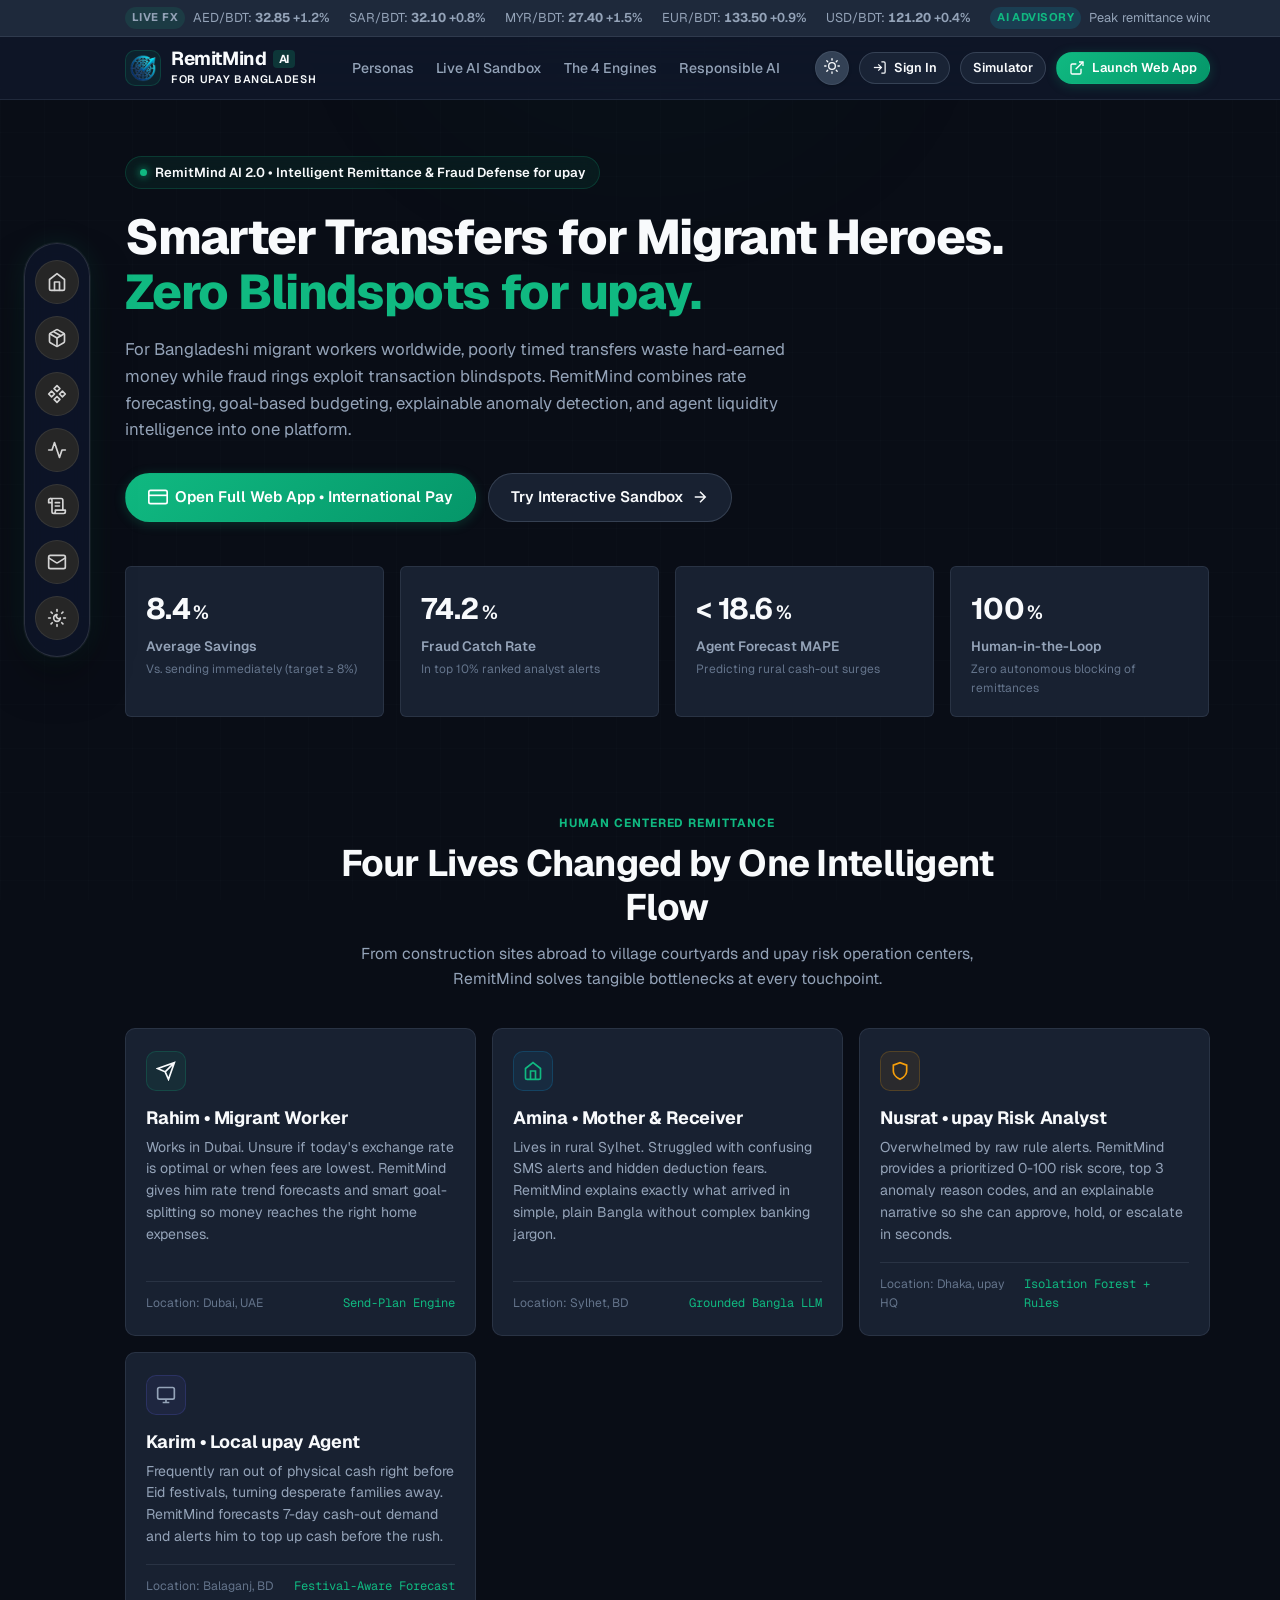
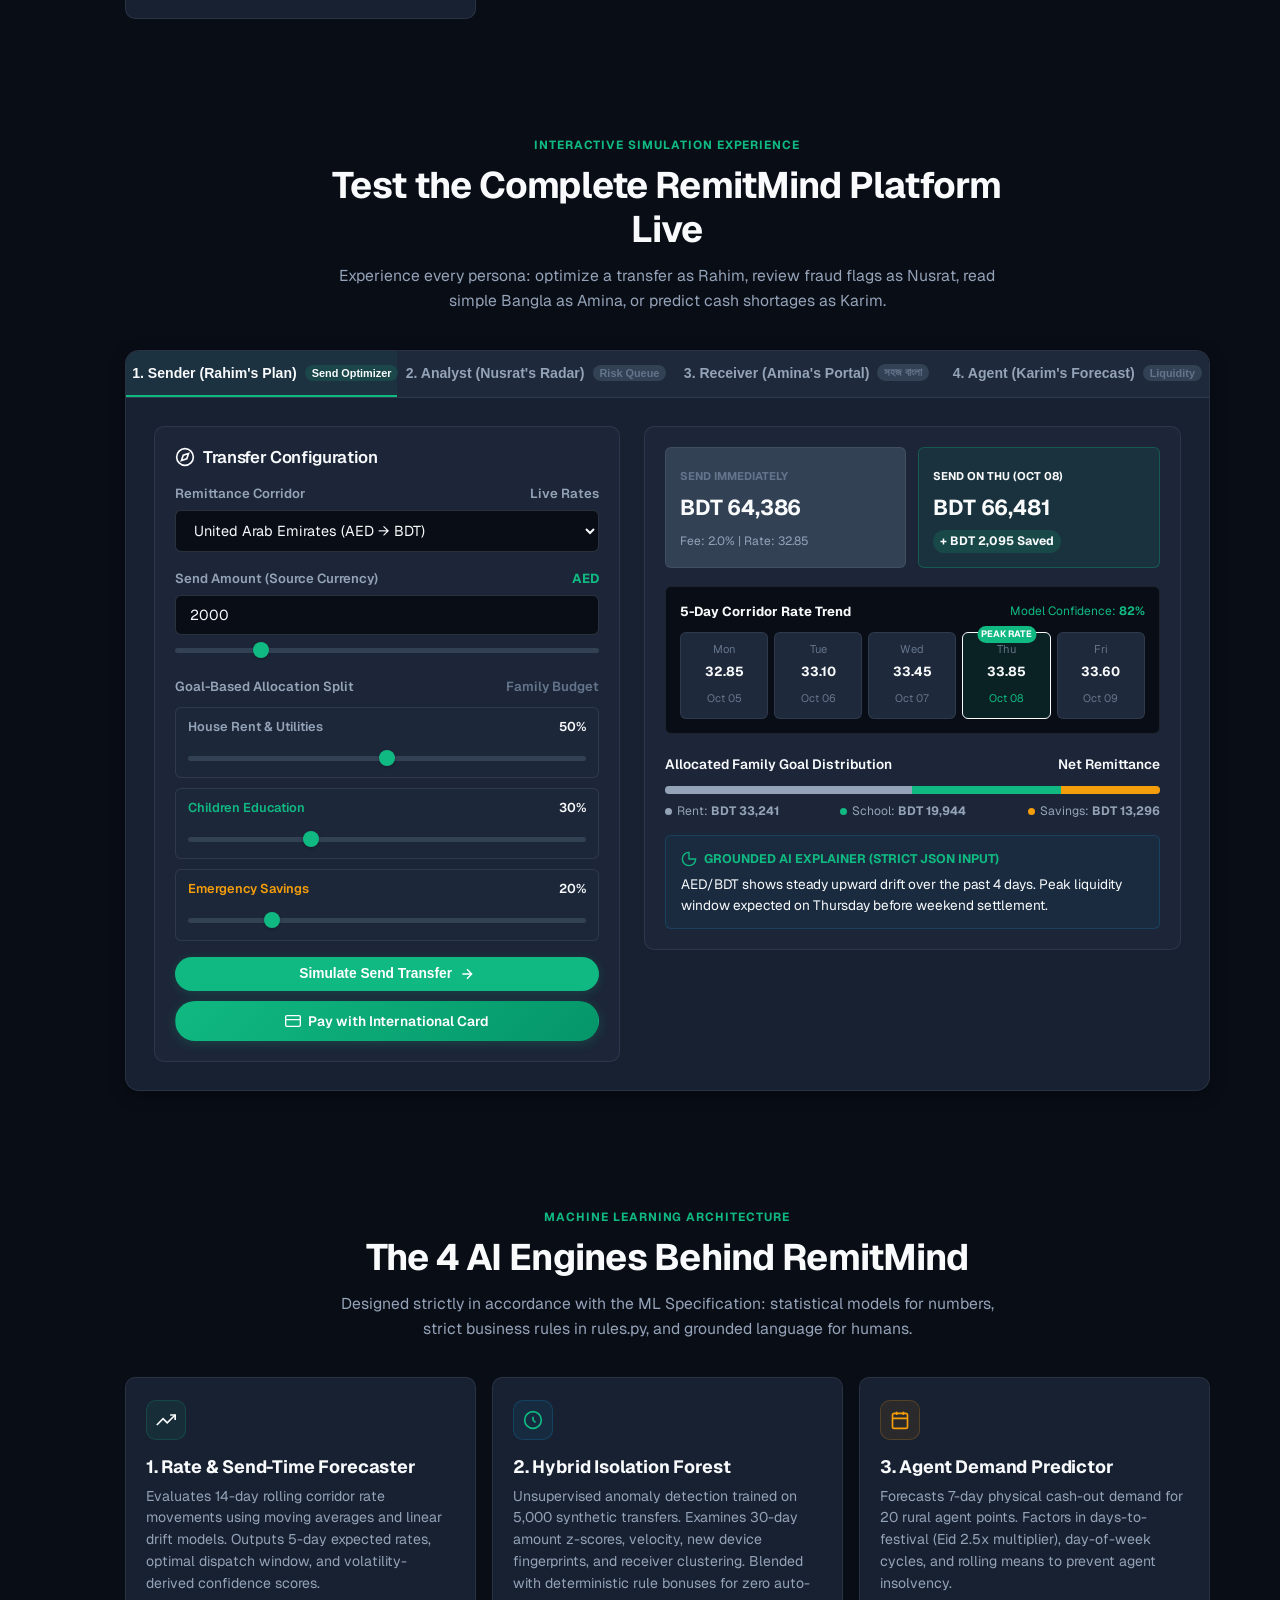
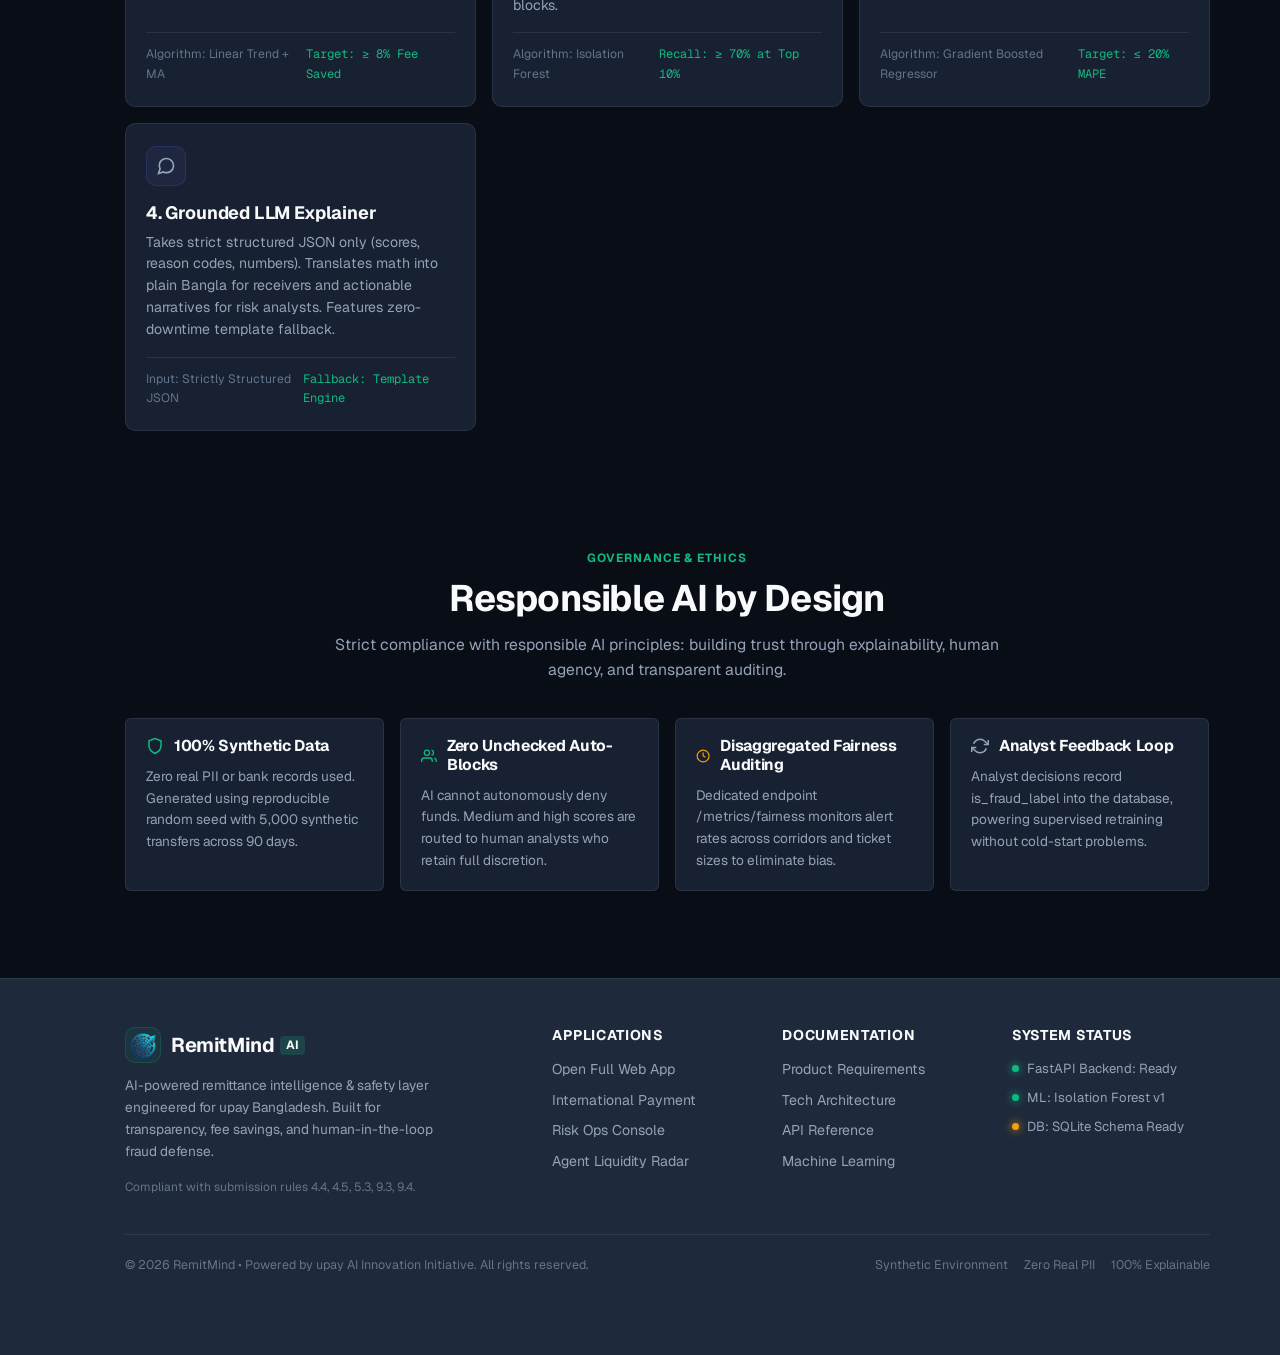
<file: index.html>
<!DOCTYPE html>
<html lang="en">
<head>
  <meta charset="UTF-8">
  <meta http-equiv="refresh" content="0; url=frontend/index.html">
  <title>Redirecting to RemitMind...</title>
  <script>
    window.location.href = "frontend/index.html";
  </script>
</head>
<body style="background:#07090e; color:white; font-family:sans-serif; display:flex; align-items:center; justify-content:center; height:100vh;">
  <p>Loading <a href="frontend/index.html" style="color:#10b981;">RemitMind Experience</a>...</p>
</body>
</html>
</file>
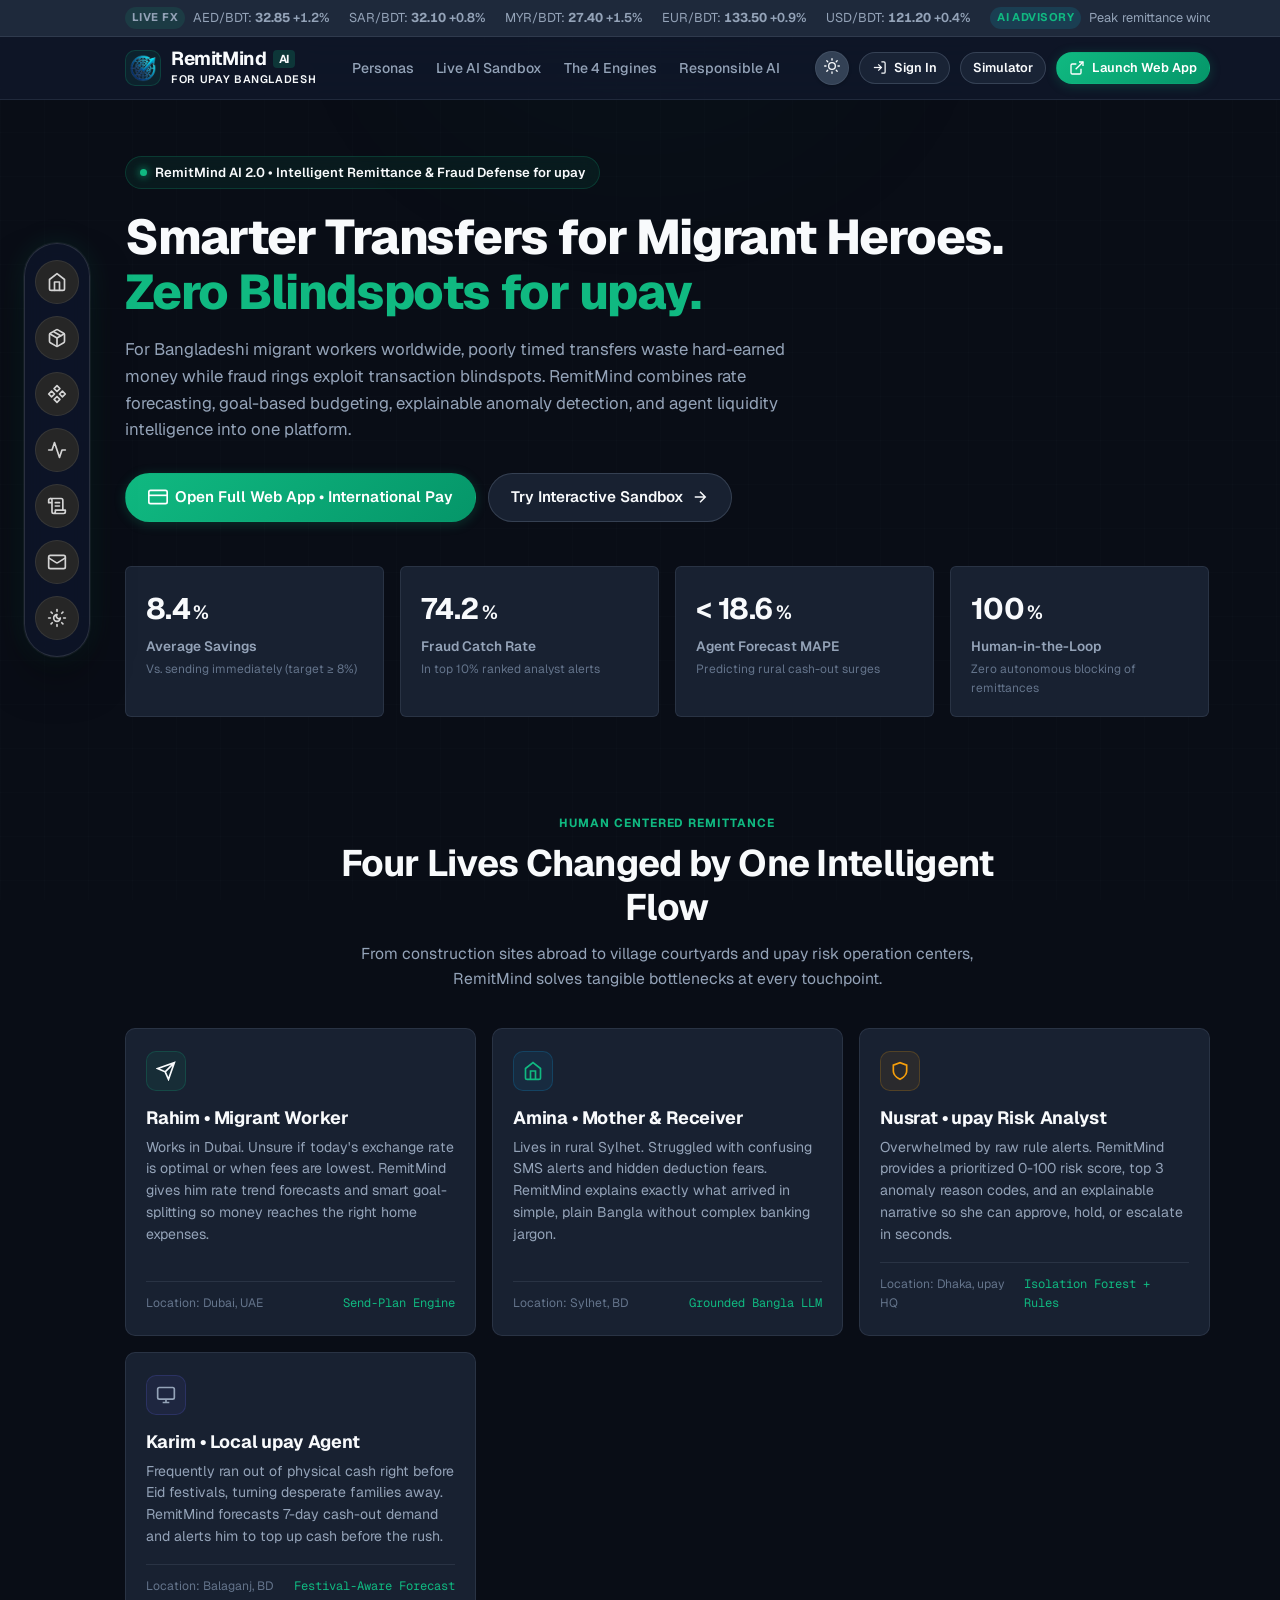
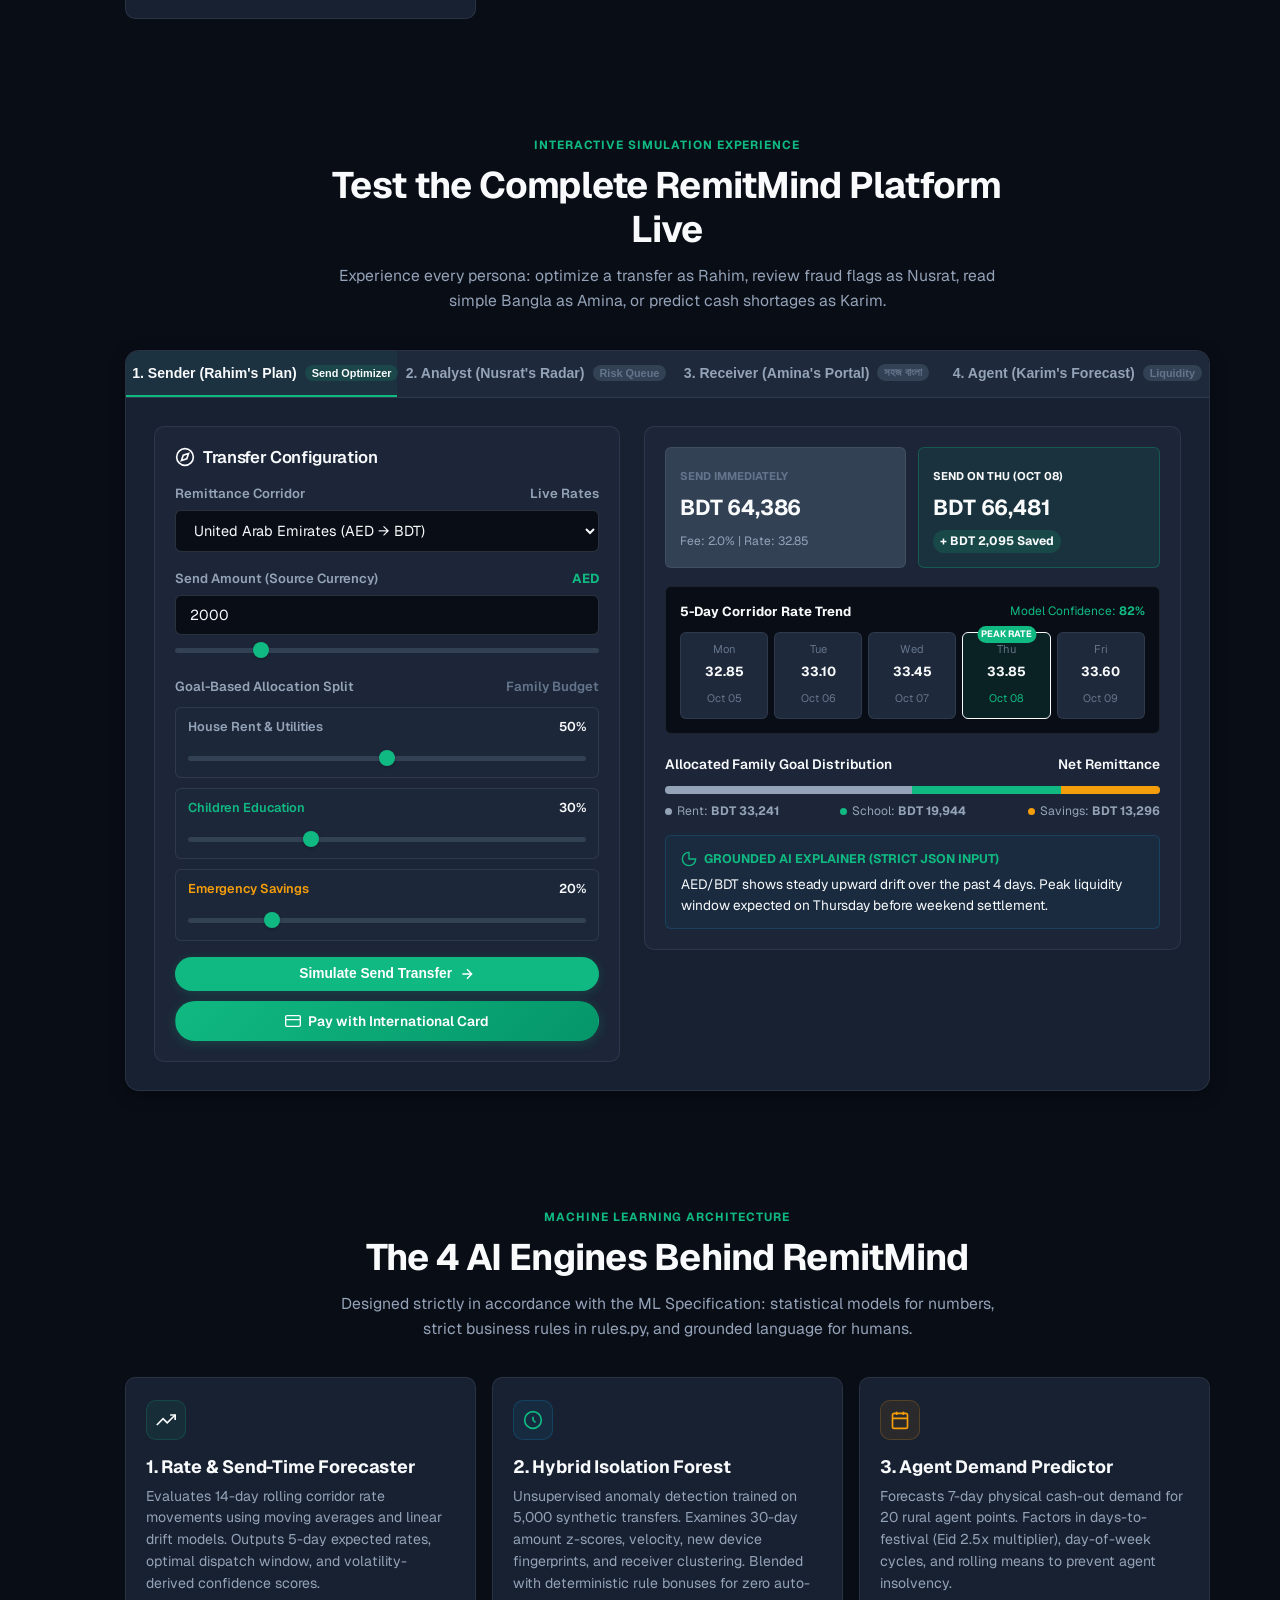
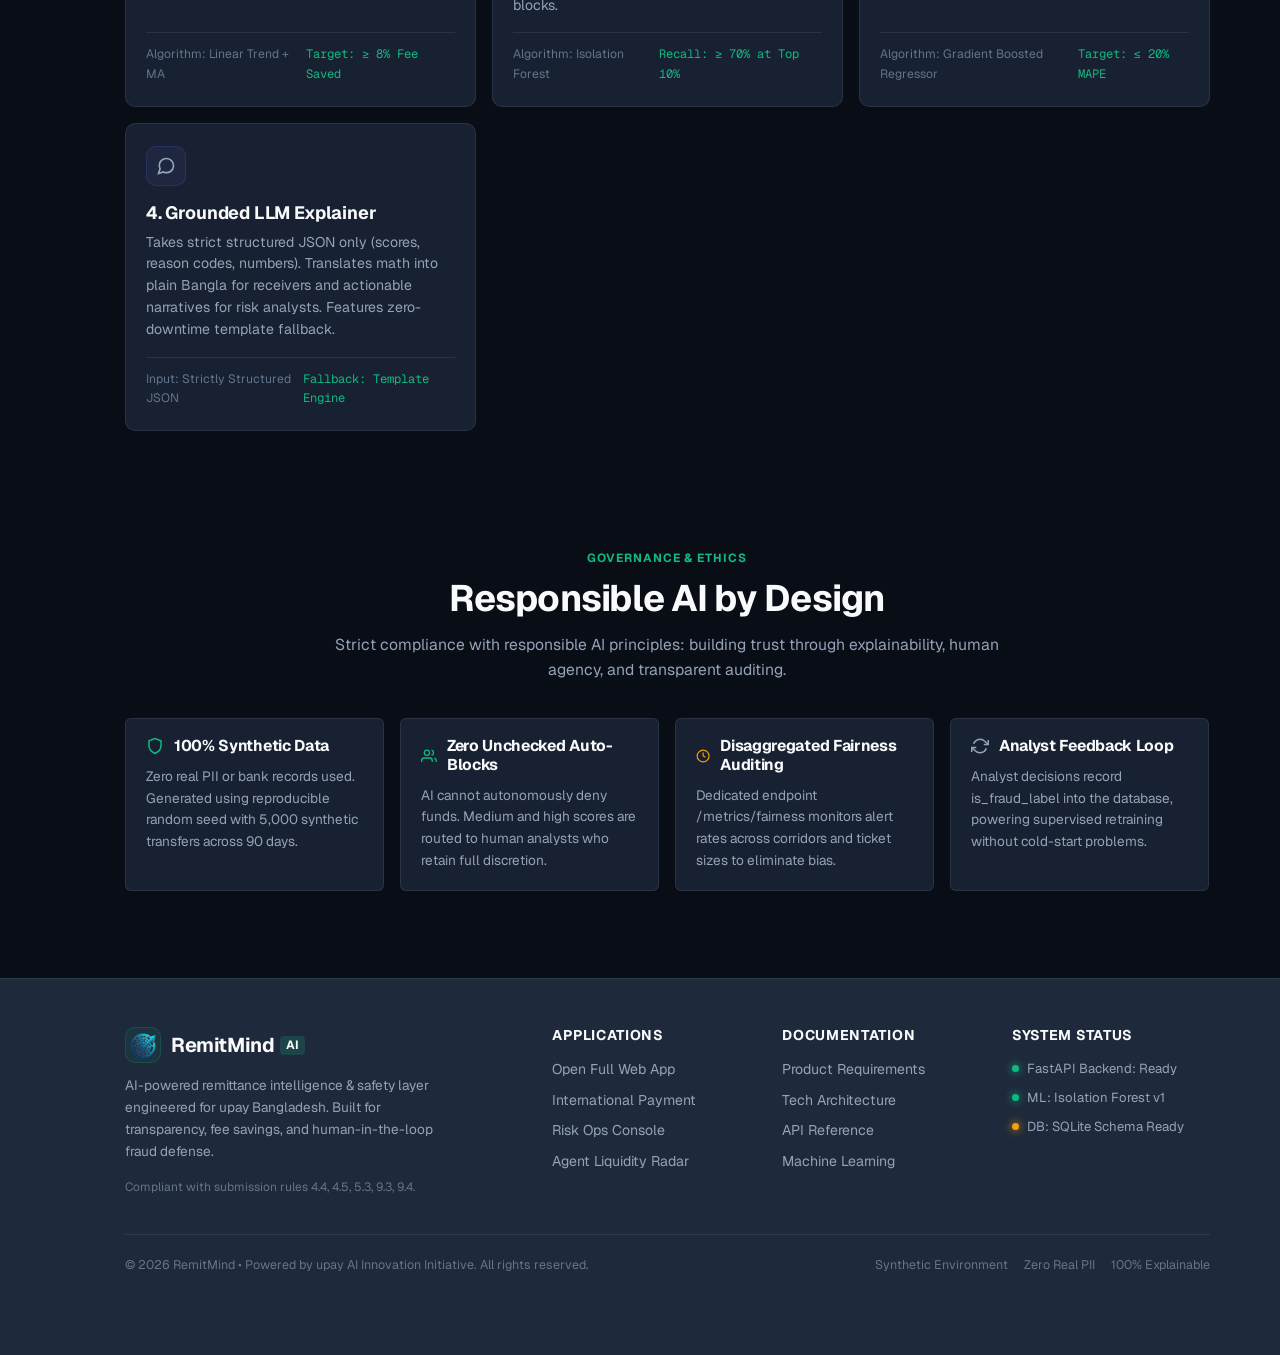
<file: frontend/index.html>
<!DOCTYPE html>
<html lang="en" data-theme="dark">
<head>
  <meta charset="UTF-8">
  <meta name="viewport" content="width=device-width, initial-scale=1.0">
  <title>RemitMind | AI-Powered Remittance Intelligence & Safety Layer for upay</title>
  <meta name="description" content="RemitMind empowers Bangladeshi migrant workers and upay with AI send-plan recommendations, international payments, explainable fraud detection with zero auto-blocks, plain Bangla summaries, and agent liquidity forecasting.">
  
  <!-- Modern Google Fonts: Hind Siliguri, Geist, Geist Mono, JetBrains Mono -->
  <link rel="preconnect" href="https://fonts.googleapis.com">
  <link rel="preconnect" href="https://fonts.gstatic.com" crossorigin>
  <link href="https://fonts.googleapis.com/css2?family=Geist+Mono:wght@400;600;700&family=Geist:wght@400;500;600;700&family=Hind+Siliguri:wght@400;500;600;700&family=JetBrains+Mono:wght@400;600&display=swap" rel="stylesheet">
  
  <!-- Favicon -->
  <link rel="icon" type="image/png" href="assets/favicon.png">

  <!-- Stylesheet -->
  <link rel="stylesheet" href="css/style.css">
</head>
<body>

  <!-- Accessibility Skip Link -->
  <a href="#hero" class="skip-link">Skip to main content</a>

  <!-- Ambient AI Glow Aura -->
  <div class="ai-ambient-glow" aria-hidden="true"></div>

  <!-- Top Real-time FX Ticker -->
  <div class="ticker-bar" id="ticker-banner">
    <div class="container">
      <div class="ticker-content tabular-nums">
        <div class="ticker-item">
          <span class="ticker-badge">LIVE FX</span>
          <span>AED/BDT: <strong>32.85</strong> <span class="ticker-rate-pos">+1.2%</span></span>
        </div>
        <div class="ticker-item">
          <span>SAR/BDT: <strong>32.10</strong> <span class="ticker-rate-pos">+0.8%</span></span>
        </div>
        <div class="ticker-item">
          <span>MYR/BDT: <strong>27.40</strong> <span class="ticker-rate-pos">+1.5%</span></span>
        </div>
        <div class="ticker-item">
          <span>EUR/BDT: <strong>133.50</strong> <span class="ticker-rate-pos">+0.9%</span></span>
        </div>
        <div class="ticker-item">
          <span>USD/BDT: <strong>121.20</strong> <span class="ticker-rate-pos">+0.4%</span></span>
        </div>
        <div class="ticker-item">
          <span class="ticker-badge" style="background:rgba(6,182,212,0.15); color:var(--ai-cyan);">AI ADVISORY</span>
          <span>Peak remittance window detected: <strong>Thursday, Oct 08</strong> (+ BDT 1,380 avg savings)</span>
        </div>
      </div>
    </div>
  </div>

  <!-- Navigation Bar -->
  <header class="navbar" id="main-nav">
    <div class="container">
      <div class="nav-wrapper">
        <a href="#hero" class="nav-logo" id="brand-logo-link">
          <div class="logo-icon">
            <img src="assets/remitmind-emblem.png" alt="RemitMind AI Logo" class="brand-logo-img">
          </div>
          <div class="logo-text-group">
            <span class="logo-title">RemitMind <span style="font-size:0.72rem; background:rgba(16,185,129,0.2); color:var(--upay-emerald-light); padding:2px 6px; border-radius:4px; font-weight:700;">AI</span></span>
            <span class="logo-subtitle">For upay Bangladesh</span>
          </div>
        </a>

        <ul class="nav-links">
          <li><a href="#solutions" class="nav-link" id="nav-solutions">Personas</a></li>
          <li><a href="#sandbox" class="nav-link" id="nav-sandbox">Live AI Sandbox</a></li>
          <li><a href="#engines" class="nav-link" id="nav-engines">The 4 Engines</a></li>
          <li><a href="#responsible-ai" class="nav-link" id="nav-ethics">Responsible AI</a></li>
        </ul>

        <div class="nav-actions">
          <!-- Light / Dark Mode Toggle Button -->
          <button class="theme-toggle-btn" id="theme-toggle-btn" title="Toggle Light / Dark Mode" aria-label="Toggle theme">
            <span id="theme-icon-container">
              <!-- Injected by app.js: Sun or Moon icon -->
              <svg width="18" height="18" viewBox="0 0 24 24" fill="none" stroke="currentColor" stroke-width="2" stroke-linecap="round" stroke-linejoin="round">
                <circle cx="12" cy="12" r="5"></circle>
                <line x1="12" y1="1" x2="12" y2="3"></line>
                <line x1="12" y1="21" x2="12" y2="23"></line>
                <line x1="4.22" y1="4.22" x2="5.64" y2="5.64"></line>
                <line x1="18.36" y1="18.36" x2="19.78" y2="19.78"></line>
                <line x1="1" y1="12" x2="3" y2="12"></line>
                <line x1="21" y1="12" x2="23" y2="12"></line>
                <line x1="4.22" y1="19.78" x2="5.64" y2="18.36"></line>
                <line x1="18.36" y1="5.64" x2="19.78" y2="4.22"></line>
              </svg>
            </span>
          </button>

          <a href="login.html" class="btn btn-secondary btn-sm" id="btn-nav-login">
            <svg width="15" height="15" viewBox="0 0 24 24" fill="none" stroke="currentColor" stroke-width="2"><path d="M15 3h4a2 2 0 0 1 2 2v14a2 2 0 0 1-2 2h-4"/><polyline points="10 17 15 12 10 7"/><line x1="15" y1="12" x2="3" y2="12"/></svg>
            <span>Sign In</span>
          </a>

          <a href="#sandbox" class="btn btn-secondary btn-sm" id="btn-nav-demo">Simulator</a>
          
          <!-- Launch Main Web App Button -->
          <a href="app.html" class="btn btn-glow btn-sm" id="btn-nav-open-app">
            <svg width="16" height="16" viewBox="0 0 24 24" fill="none" stroke="currentColor" stroke-width="2"><path d="M18 13v6a2 2 0 0 1-2 2H5a2 2 0 0 1-2-2V8a2 2 0 0 1 2-2h6"/><polyline points="15 3 21 3 21 9"/><line x1="10" y1="14" x2="21" y2="3"/></svg>
            <span>Launch Web App</span>
          </a>
        </div>
      </div>
    </div>
  </header>

  <!-- Hero Section -->
  <section class="hero-section" id="hero">
    <div class="container">
      <div class="hero-pill" id="hero-badge">
        <span class="pulse-dot"></span>
        <span>RemitMind AI 2.0 &bull; Intelligent Remittance & Fraud Defense for upay</span>
      </div>

      <h1 class="hero-title" id="main-heading">
        Smarter Transfers for Migrant Heroes. <br>
        <span class="text-gradient-emerald">Zero Blindspots for upay.</span>
      </h1>

      <p class="hero-subtitle" id="hero-description">
        For Bangladeshi migrant workers worldwide, poorly timed transfers waste hard-earned money while fraud rings exploit transaction blindspots. RemitMind combines rate forecasting, goal-based budgeting, explainable anomaly detection, and agent liquidity intelligence into one platform.
      </p>

      <div class="hero-cta-group">
        <!-- Prominent Launch App Button -->
        <a href="app.html" class="btn btn-glow btn-lg" id="btn-hero-launch-app">
          <svg width="20" height="20" viewBox="0 0 24 24" fill="none" stroke="currentColor" stroke-width="2"><rect x="1" y="4" width="22" height="16" rx="2" ry="2"/><line x1="1" y1="10" x2="23" y2="10"/></svg>
          <span>Open Full Web App &bull; International Pay</span>
        </a>

        <a href="#sandbox" class="btn btn-secondary btn-lg" id="btn-hero-simulator">
          <span>Try Interactive Sandbox</span>
          <svg width="18" height="18" viewBox="0 0 24 24" fill="none" stroke="currentColor" stroke-width="2"><path d="M5 12h14M12 5l7 7-7 7"/></svg>
        </a>
      </div>

      <!-- Core Impact Metrics -->
      <div class="stats-grid" id="stats-overview">
        <div class="stat-card" id="stat-fees">
          <div class="stat-number">8.4<span>%</span></div>
          <div class="stat-label">Average Savings</div>
          <div class="stat-caption">Vs. sending immediately (target &ge; 8%)</div>
        </div>

        <div class="stat-card" id="stat-recall">
          <div class="stat-number">74.2<span>%</span></div>
          <div class="stat-label">Fraud Catch Rate</div>
          <div class="stat-caption">In top 10% ranked analyst alerts</div>
        </div>

        <div class="stat-card" id="stat-mape">
          <div class="stat-number">&lt; 18.6<span>%</span></div>
          <div class="stat-label">Agent Forecast MAPE</div>
          <div class="stat-caption">Predicting rural cash-out surges</div>
        </div>

        <div class="stat-card" id="stat-oversight">
          <div class="stat-number">100<span>%</span></div>
          <div class="stat-label">Human-in-the-Loop</div>
          <div class="stat-caption">Zero autonomous blocking of remittances</div>
        </div>
      </div>

    </div>
  </section>

  <!-- Personas & Problems Section -->
  <section class="container personas-section" id="solutions">
    <div class="section-header">
      <span class="section-tag">Human Centered Remittance</span>
      <h2 class="section-title">Four Lives Changed by One Intelligent Flow</h2>
      <p class="section-desc">From construction sites abroad to village courtyards and upay risk operation centers, RemitMind solves tangible bottlenecks at every touchpoint.</p>
    </div>

    <div class="pillars-grid" id="personas-grid">
      <!-- Persona 1: Sender Rahim -->
      <div class="pillar-card" id="persona-sender">
        <div class="pillar-icon emerald">
          <svg width="24" height="24" viewBox="0 0 24 24" fill="none" stroke="currentColor" stroke-width="2"><path d="M22 2L11 13M22 2l-7 20-4-9-9-4 20-7z"/></svg>
        </div>
        <h3 class="pillar-title">Rahim &bull; Migrant Worker</h3>
        <p class="pillar-desc">
          Works in Dubai. Unsure if today's exchange rate is optimal or when fees are lowest. RemitMind gives him rate trend forecasts and smart goal-splitting so money reaches the right home expenses.
        </p>
        <div class="pillar-meta">
          <span>Location: Dubai, UAE</span>
          <span class="pillar-tech">Send-Plan Engine</span>
        </div>
      </div>

      <!-- Persona 2: Receiver Amina -->
      <div class="pillar-card" id="persona-receiver">
        <div class="pillar-icon cyan">
          <svg width="24" height="24" viewBox="0 0 24 24" fill="none" stroke="currentColor" stroke-width="2"><path d="M3 9l9-7 9 7v11a2 2 0 0 1-2 2H5a2 2 0 0 1-2-2z"/><polyline points="9 22 9 12 15 12 15 22"/></svg>
        </div>
        <h3 class="pillar-title">Amina &bull; Mother & Receiver</h3>
        <p class="pillar-desc">
          Lives in rural Sylhet. Struggled with confusing SMS alerts and hidden deduction fears. RemitMind explains exactly what arrived in simple, plain Bangla without complex banking jargon.
        </p>
        <div class="pillar-meta">
          <span>Location: Sylhet, BD</span>
          <span class="pillar-tech">Grounded Bangla LLM</span>
        </div>
      </div>

      <!-- Persona 3: Risk Analyst Nusrat -->
      <div class="pillar-card" id="persona-analyst">
        <div class="pillar-icon amber">
          <svg width="24" height="24" viewBox="0 0 24 24" fill="none" stroke="currentColor" stroke-width="2"><path d="M12 22s8-4 8-10V5l-8-3-8 3v7c0 6 8 10 8 10z"/></svg>
        </div>
        <h3 class="pillar-title">Nusrat &bull; upay Risk Analyst</h3>
        <p class="pillar-desc">
          Overwhelmed by raw rule alerts. RemitMind provides a prioritized 0-100 risk score, top 3 anomaly reason codes, and an explainable narrative so she can approve, hold, or escalate in seconds.
        </p>
        <div class="pillar-meta">
          <span>Location: Dhaka, upay HQ</span>
          <span class="pillar-tech">Isolation Forest + Rules</span>
        </div>
      </div>

      <!-- Persona 4: Agent Karim -->
      <div class="pillar-card" id="persona-agent">
        <div class="pillar-icon purple">
          <svg width="24" height="24" viewBox="0 0 24 24" fill="none" stroke="currentColor" stroke-width="2"><rect x="2" y="3" width="20" height="14" rx="2" ry="2"/><line x1="8" y1="21" x2="16" y2="21"/><line x1="12" y1="17" x2="12" y2="21"/></svg>
        </div>
        <h3 class="pillar-title">Karim &bull; Local upay Agent</h3>
        <p class="pillar-desc">
          Frequently ran out of physical cash right before Eid festivals, turning desperate families away. RemitMind forecasts 7-day cash-out demand and alerts him to top up cash before the rush.
        </p>
        <div class="pillar-meta">
          <span>Location: Balaganj, BD</span>
          <span class="pillar-tech">Festival-Aware Forecast</span>
        </div>
      </div>
    </div>
  </section>

  <!-- Interactive Sandbox Section -->
  <section class="sandbox-section" id="sandbox">
    <div class="container">
      <div class="section-header">
        <span class="section-tag">Interactive Simulation Experience</span>
        <h2 class="section-title">Test the Complete RemitMind Platform Live</h2>
        <p class="section-desc">Experience every persona: optimize a transfer as Rahim, review fraud flags as Nusrat, read simple Bangla as Amina, or predict cash shortages as Karim.</p>
      </div>

      <div class="sandbox-container" id="sandbox-wrapper">
        <!-- Tabs Header -->
        <div class="sandbox-tabs" id="sandbox-nav-tabs">
          <button class="sandbox-tab-btn active" data-tab="sender" onclick="switchSandboxTab('sender')">
            <svg width="18" height="18" viewBox="0 0 24 24" fill="none" stroke="currentColor" stroke-width="2"><path d="M22 2L11 13M22 2l-7 20-4-9-9-4 20-7z"/></svg>
            <span>1. Sender (Rahim's Plan)</span>
            <span class="tab-badge">Send Optimizer</span>
          </button>
          
          <button class="sandbox-tab-btn" data-tab="analyst" onclick="switchSandboxTab('analyst')">
            <svg width="18" height="18" viewBox="0 0 24 24" fill="none" stroke="currentColor" stroke-width="2"><path d="M12 22s8-4 8-10V5l-8-3-8 3v7c0 6 8 10 8 10z"/></svg>
            <span>2. Analyst (Nusrat's Radar)</span>
            <span class="tab-badge">Risk Queue</span>
          </button>

          <button class="sandbox-tab-btn" data-tab="receiver" onclick="switchSandboxTab('receiver')">
            <svg width="18" height="18" viewBox="0 0 24 24" fill="none" stroke="currentColor" stroke-width="2"><path d="M3 9l9-7 9 7v11a2 2 0 0 1-2 2H5a2 2 0 0 1-2-2z"/></svg>
            <span>3. Receiver (Amina's Portal)</span>
            <span class="tab-badge">সহজ বাংলা</span>
          </button>

          <button class="sandbox-tab-btn" data-tab="agent" onclick="switchSandboxTab('agent')">
            <svg width="18" height="18" viewBox="0 0 24 24" fill="none" stroke="currentColor" stroke-width="2"><rect x="2" y="3" width="20" height="14" rx="2" ry="2"/><line x1="8" y1="21" x2="16" y2="21"/></svg>
            <span>4. Agent (Karim's Forecast)</span>
            <span class="tab-badge">Liquidity</span>
          </button>
        </div>

        <!-- PANEL 1: SENDER FLOW -->
        <div class="sandbox-panel active" id="panel-sender">
          <div class="sandbox-grid">
            <!-- Left: Inputs -->
            <div class="control-card">
              <h4 class="control-title">
                <svg width="20" height="20" viewBox="0 0 24 24" fill="none" stroke="currentColor" stroke-width="2"><circle cx="12" cy="12" r="10"/><polygon points="16.24 7.76 14.12 14.12 7.76 16.24 9.88 9.88 16.24 7.76"/></svg>
                <span>Transfer Configuration</span>
              </h4>

              <div class="form-group">
                <label for="calc-corridor" class="form-label">
                  <span>Remittance Corridor</span>
                  <span style="color:var(--upay-emerald-light);">Live Rates</span>
                </label>
                <select id="calc-corridor" class="form-select">
                  <option value="AED_BDT">United Arab Emirates (AED &rarr; BDT)</option>
                  <option value="SAR_BDT">Saudi Arabia (SAR &rarr; BDT)</option>
                  <option value="MYR_BDT">Malaysia (MYR &rarr; BDT)</option>
                  <option value="EUR_BDT">Italy / Europe (EUR &rarr; BDT)</option>
                </select>
              </div>

              <div class="form-group">
                <label for="calc-amount" class="form-label">
                  <span>Send Amount (Source Currency)</span>
                  <span id="disp-calc-currency" style="color:var(--ai-cyan); font-weight:700;">AED</span>
                </label>
                <input type="number" id="calc-amount" class="form-input" value="2000" min="100" max="20000" step="50">
                <input type="range" id="calc-slider" class="range-slider" value="2000" min="100" max="10000" step="50" style="margin-top:10px;">
              </div>

              <div class="form-group">
                <label class="form-label">
                  <span>Goal-Based Allocation Split</span>
                  <span style="color:var(--text-muted);">Family Budget</span>
                </label>
                
                <div class="goal-sliders-group">
                  <div class="goal-item">
                    <div class="goal-item-header">
                      <span style="color:var(--ai-indigo);">House Rent & Utilities</span>
                      <span id="val-rent">50%</span>
                    </div>
                    <input type="range" id="goal-rent" class="range-slider" value="50" min="0" max="100">
                  </div>

                  <div class="goal-item">
                    <div class="goal-item-header">
                      <span style="color:var(--upay-emerald);">Children Education</span>
                      <span id="val-school">30%</span>
                    </div>
                    <input type="range" id="goal-school" class="range-slider" value="30" min="0" max="100">
                  </div>

                  <div class="goal-item">
                    <div class="goal-item-header">
                      <span style="color:var(--accent-amber);">Emergency Savings</span>
                      <span id="val-savings">20%</span>
                    </div>
                    <input type="range" id="goal-savings" class="range-slider" value="20" min="0" max="100">
                  </div>
                </div>
              </div>

              <!-- Buttons: Simulate or Launch Full App -->
              <div style="display:flex; flex-direction:column; gap:10px; margin-top:8px;">
                <button class="btn btn-primary" onclick="showToast('Transfer evaluated! Anomaly check verified.'); switchSandboxTab('analyst');">
                  <span>Simulate Send Transfer</span>
                  <svg width="16" height="16" viewBox="0 0 24 24" fill="none" stroke="currentColor" stroke-width="2"><path d="M5 12h14M12 5l7 7-7 7"/></svg>
                </button>

                <a href="app.html" class="btn btn-glow" style="width:100%; text-align:center;">
                  <svg width="16" height="16" viewBox="0 0 24 24" fill="none" stroke="currentColor" stroke-width="2"><rect x="1" y="4" width="22" height="16" rx="2" ry="2"/><line x1="1" y1="10" x2="23" y2="10"/></svg>
                  <span>Pay with International Card</span>
                </a>
              </div>
            </div>

            <!-- Right: Real-time Recommendations -->
            <div class="result-card">
              <div class="comparison-container">
                <div class="compare-box baseline">
                  <span class="compare-tag" style="color:var(--text-muted);">Send Immediately</span>
                  <div class="compare-val" id="disp-send-now">BDT 66,400</div>
                  <span style="font-size:0.75rem; color:var(--text-secondary);">Fee: 2.0% | Rate: 32.85</span>
                </div>

                <div class="compare-box highlight">
                  <span class="compare-tag" style="color:var(--upay-emerald-light);" id="disp-best-day-name">Send on Thu (Oct 08)</span>
                  <div class="compare-val" id="disp-send-best" style="color:var(--upay-emerald-light);">BDT 67,780</div>
                  <div class="compare-saving-badge" id="disp-net-savings">+ BDT 1,380 Saved</div>
                </div>
              </div>

              <!-- 5-Day Rate Forecast Visualizer -->
              <div class="trend-visualizer">
                <div class="trend-header">
                  <span style="font-weight:700;">5-Day Corridor Rate Trend</span>
                  <span style="font-size:0.75rem; color:var(--ai-cyan);">Model Confidence: <strong id="disp-confidence-score">82%</strong></span>
                </div>
                <div class="forecast-days-row" id="forecast-cells-container">
                  <!-- Generated via JS -->
                </div>
              </div>

              <!-- Goal Split Multi-Segment Bar -->
              <div style="margin-top:20px;">
                <div style="display:flex; justify-content:space-between; font-size:0.85rem; font-weight:600;">
                  <span>Allocated Family Goal Distribution</span>
                  <span style="color:var(--upay-emerald-light);">Net Remittance</span>
                </div>
                
                <div class="split-progress-bar">
                  <div class="split-seg-rent" id="seg-rent" style="width: 50%;"></div>
                  <div class="split-seg-school" id="seg-school" style="width: 30%;"></div>
                  <div class="split-seg-savings" id="seg-savings" style="width: 20%;"></div>
                </div>

                <div class="split-legend">
                  <div class="legend-item">
                    <span class="legend-dot" style="background:var(--ai-indigo);"></span>
                    <span>Rent: <strong id="disp-bdt-rent">BDT 33,890</strong></span>
                  </div>
                  <div class="legend-item">
                    <span class="legend-dot" style="background:var(--upay-emerald);"></span>
                    <span>School: <strong id="disp-bdt-school">BDT 20,334</strong></span>
                  </div>
                  <div class="legend-item">
                    <span class="legend-dot" style="background:var(--accent-amber);"></span>
                    <span>Savings: <strong id="disp-bdt-savings">BDT 13,556</strong></span>
                  </div>
                </div>
              </div>

              <!-- Grounded AI Advice -->
              <div class="ai-explainer-card">
                <div class="ai-explainer-header">
                  <svg width="16" height="16" viewBox="0 0 24 24" fill="none" stroke="currentColor" stroke-width="2"><path d="M12 2a10 10 0 1 0 10 10H12V2z"/></svg>
                  <span>Grounded AI Explainer (Strict JSON Input)</span>
                </div>
                <p class="ai-explainer-text" id="disp-ai-note">
                  AED/BDT shows steady upward drift over the past 4 days. Peak liquidity window expected on Thursday before weekend settlement.
                </p>
              </div>
            </div>
          </div>
        </div>

        <!-- PANEL 2: ANALYST QUEUE (Nusrat) -->
        <div class="sandbox-panel" id="panel-analyst">
          <div class="sandbox-grid">
            <div class="control-card">
              <h4 class="control-title">
                <svg width="20" height="20" viewBox="0 0 24 24" fill="none" stroke="currentColor" stroke-width="2"><path d="M14 2H6a2 2 0 0 0-2 2v16a2 2 0 0 0 2 2h12a2 2 0 0 0 2-2V8z"/><polyline points="14 2 14 8 20 8"/><line x1="16" y1="13" x2="8" y2="13"/><line x1="16" y1="17" x2="8" y2="17"/></svg>
                <span>Select Injected Test Scenario</span>
              </h4>

              <p style="font-size:0.85rem; margin-bottom:16px;">Test the hybrid Isolation Forest + rule engine against synthetic fraud patterns:</p>

              <div style="display:flex; flex-direction:column; gap:8px;">
                <button type="button" class="scenario-picker-btn" data-scenario="normal">
                  <span class="pulse-dot" style="background:var(--upay-emerald); box-shadow:0 0 6px var(--upay-emerald);"></span>
                  <div>
                    <div style="font-weight:700; font-size:0.9rem;">Scenario A: Normal Expat Transfer</div>
                    <div style="font-size:0.75rem; color:var(--text-muted);">Score ~14 &bull; Rahim to wife &bull; Instant Pass</div>
                  </div>
                </button>

                <button type="button" class="scenario-picker-btn active" data-scenario="mule_ring">
                  <span class="pulse-dot" style="background:var(--accent-amber); box-shadow:0 0 6px var(--accent-amber);"></span>
                  <div>
                    <div style="font-weight:700; font-size:0.9rem;">Scenario B: Mule Ring Velocity Spike</div>
                    <div style="font-size:0.75rem; color:var(--text-muted);">Score 78 &bull; 3 bursts in 45m &bull; Flagged</div>
                  </div>
                </button>

                <button type="button" class="scenario-picker-btn" data-scenario="account_takeover">
                  <span class="pulse-dot" style="background:var(--accent-rose); box-shadow:0 0 6px var(--accent-rose);"></span>
                  <div>
                    <div style="font-weight:700; font-size:0.9rem;">Scenario C: Account Takeover Attempt</div>
                    <div style="font-size:0.75rem; color:var(--text-muted);">Score 89 &bull; New device at 3 AM &bull; Flagged</div>
                  </div>
                </button>
              </div>

              <div style="margin-top:24px; padding:16px; background:var(--bg-darkest); border-radius:var(--radius-sm); border:1px solid var(--border-subtle);">
                <div style="font-size:0.82rem; font-weight:700; color:var(--text-secondary); margin-bottom:6px;">TRANSACTION METADATA</div>
                <div id="risk-tx-info" style="font-size:0.88rem; color:var(--text-primary);">
                  <strong>New Expat Account #8812</strong> &rarr; <strong>First-Time Receiver #904</strong> (AED 2,800)
                </div>
              </div>
            </div>

            <div class="result-card">
              <div class="risk-meter-container">
                <div class="risk-dial high" id="risk-dial-indicator">
                  <div class="risk-score-num" id="risk-score-display">78</div>
                  <div class="risk-score-label">Risk Index</div>
                </div>

                <div style="flex-grow:1;">
                  <span class="risk-status-badge risk-badge-high" id="risk-status-badge">Status: Flagged for Review</span>
                  <h4 style="font-size:1.15rem; margin-bottom:4px;" id="risk-level-display">High Risk Anomaly</h4>
                  <p style="font-size:0.82rem; color:var(--text-secondary);">Evaluated by Isolation Forest v1.0 + Corridor Rule Engine</p>
                  <span id="risk-suggested-action" style="font-size:0.75rem; font-weight:700; color:var(--accent-amber); background:rgba(245,158,11,0.1); padding:2px 8px; border-radius:4px; margin-top:6px; display:inline-block;">Suggested: HOLD</span>
                </div>
              </div>

              <div>
                <span style="font-size:0.82rem; font-weight:700; color:var(--text-secondary); text-transform:uppercase;">Extracted Reason Codes (Explainability)</span>
                <div class="reason-codes-grid" id="risk-reasons-container">
                  <span class="reason-tag">NEW_RECEIVER</span>
                  <span class="reason-tag">VELOCITY_3X</span>
                  <span class="reason-tag">NEW_DEVICE</span>
                  <span class="reason-tag">BURST_PATTERN</span>
                </div>
              </div>

              <div class="ai-explainer-card" style="margin-top:14px;">
                <div class="ai-explainer-header">
                  <svg width="16" height="16" viewBox="0 0 24 24" fill="none" stroke="currentColor" stroke-width="2"><path d="M21 15a2 2 0 0 1-2 2H7l-4 4V5a2 2 0 0 1 2-2h14a2 2 0 0 1 2 2z"/></svg>
                  <span>Analyst Briefing Narrative (Grounded LLM)</span>
                </div>
                <p class="ai-explainer-text" id="risk-explanation-text">
                  3 separate transfers totaling BDT 2.7 Lakh in 45 minutes to a recipient registered today. Correlates with synthetic syndicate ring cluster #14.
                </p>
              </div>

              <div style="margin-top:20px;">
                <div style="font-size:0.82rem; font-weight:700; color:var(--text-secondary); margin-bottom:8px;">
                  HUMAN REVIEW DECISION (Feeds into review_actions Table)
                </div>
                <div class="action-buttons-row">
                  <button class="btn btn-approve" id="btn-analyst-approve" style="flex:1;">
                    <svg width="16" height="16" viewBox="0 0 24 24" fill="none" stroke="currentColor" stroke-width="2"><polyline points="20 6 9 17 4 12"/></svg>
                    <span>Approve</span>
                  </button>
                  <button class="btn btn-hold" id="btn-analyst-hold" style="flex:1;">
                    <svg width="16" height="16" viewBox="0 0 24 24" fill="none" stroke="currentColor" stroke-width="2"><rect x="6" y="4" width="4" height="16"/><rect x="14" y="4" width="4" height="16"/></svg>
                    <span>Hold (24h)</span>
                  </button>
                  <button class="btn btn-escalate" id="btn-analyst-escalate" style="flex:1;">
                    <svg width="16" height="16" viewBox="0 0 24 24" fill="none" stroke="currentColor" stroke-width="2"><circle cx="12" cy="12" r="10"/><line x1="12" y1="8" x2="12" y2="12"/><line x1="12" y1="16" x2="12.01" y2="16"/></svg>
                    <span>Escalate</span>
                  </button>
                </div>
              </div>
            </div>
          </div>
        </div>

        <!-- PANEL 3: RECEIVER PORTAL (Amina) -->
        <div class="sandbox-panel" id="panel-receiver">
          <div class="sandbox-grid">
            <div class="control-card">
              <h4 class="control-title">
                <svg width="20" height="20" viewBox="0 0 24 24" fill="none" stroke="currentColor" stroke-width="2"><circle cx="12" cy="12" r="10"/><line x1="2" y1="12" x2="22" y2="12"/><path d="M12 2a15.3 15.3 0 0 1 4 10 15.3 15.3 0 0 1-4 10 15.3 15.3 0 0 1-4-10 15.3 15.3 0 0 1 4-10z"/></svg>
                <span>ভাষা ও বিজ্ঞপ্তি সেটিংস</span>
              </h4>

              <div class="form-group" style="display:flex; justify-content:space-between; align-items:center; background:var(--bg-darkest); padding:14px 18px; border-radius:var(--radius-md);">
                <div>
                  <div style="font-weight:700; font-size:0.95rem;">Language / ভাষা নির্বাচন</div>
                  <div style="font-size:0.75rem; color:var(--text-muted);">Toggle English &harr; বাংলা</div>
                </div>
                <label style="display:flex; align-items:center; gap:8px; cursor:pointer;">
                  <span style="font-size:0.85rem; font-weight:700; color:var(--upay-emerald-light);">বাংলা</span>
                  <input type="checkbox" id="receiver-lang-toggle" style="width:20px; height:20px; cursor:pointer;">
                  <span style="font-size:0.85rem; font-weight:600; color:var(--text-secondary);">EN</span>
                </label>
              </div>

              <div style="margin-top:20px;">
                <button class="audio-preview-btn" id="btn-play-voice-summary" style="width:100%; justify-content:center; padding:12px;">
                  <svg width="18" height="18" viewBox="0 0 24 24" fill="none" stroke="currentColor" stroke-width="2"><polygon points="11 5 6 9 2 9 2 15 6 15 11 19 11 5"/><path d="M19.07 4.93a10 10 0 0 1 0 14.14M15.54 8.46a5 5 0 0 1 0 7.07"/></svg>
                  <span>Play Voice Audio (শুনুন)</span>
                </button>
              </div>

              <div style="margin-top:24px; padding:16px; background:rgba(16,185,129,0.08); border-radius:var(--radius-sm); border:1px solid rgba(16,185,129,0.2);">
                <div style="font-size:0.82rem; font-weight:700; color:var(--upay-emerald-light); margin-bottom:4px;">সহজ হিসাব নীতি (No Hidden Fees)</div>
                <p style="font-size:0.8rem; color:var(--text-secondary);">
                  গ্রামের সাধারণ গ্রাহকদের জন্য হিসাবকে স্বচ্ছ রাখতে প্রেরক কত পাঠালেন, কত জমা হলো এবং কোনো লুকানো খরচ কাটা হয়েছে কি না—তা সহজ ভাষায় বুঝিয়ে দেওয়া হয়।
                </p>
              </div>
            </div>

            <div class="result-card bangla-card">
              <div style="display:flex; justify-content:space-between; align-items:center;">
                <span class="ticker-badge">upay রেমিট্যান্স নোটিফিকেশন</span>
                <span style="font-size:0.75rem; color:var(--text-secondary);">আজ বিকাল ৪:২০</span>
              </div>

              <h3 id="rcv-title" style="margin-top:14px; font-size:1.4rem; color:var(--text-primary);">
                টাকা আসার সহজ বিবরণ (upay রেমিট্যান্স)
              </h3>

              <div class="bangla-highlight" id="rcv-summary-text">
                আপনার কাছে দুবাই থেকে রহিম ভাইয়ের পাঠানো মোট <span style="color:var(--upay-emerald-light);">৬৭,৭৮০ টাকা</span> নিরাপদে পৌঁছেছে।
              </div>

              <div id="rcv-fee-info" style="font-size:0.85rem; color:var(--text-secondary); margin-bottom:18px;">
                কোনো গোপন বা বাড়তি চার্জ কাটা হয়নি | নেটওয়ার্ক: উপায় বাংলাদেশ
              </div>

              <div style="background:var(--bg-darkest); padding:16px; border-radius:var(--radius-md); border:1px solid var(--border-subtle); margin-bottom:18px;">
                <div style="font-size:0.85rem; font-weight:700; color:var(--ai-cyan); margin-bottom:10px;">
                  প্রস্তাবিত খরচের ভাগ:
                </div>
                <ul style="list-style:none; display:flex; flex-direction:column; gap:8px; font-size:0.88rem;">
                  <li style="display:flex; justify-content:space-between;">
                    <span>ঘরভাড়া ও সংসার খরচ (৫০%)</span>
                    <strong>৳৩৩,৮৯০</strong>
                  </li>
                  <li style="display:flex; justify-content:space-between;">
                    <span>ছেলেমেয়ের স্কুলের ফি (৩০%)</span>
                    <strong>৳২০,৩৩৪</strong>
                  </li>
                  <li style="display:flex; justify-content:space-between;">
                    <span>ভবিষ্যতের জন্য সঞ্চয় (২০%)</span>
                    <strong>৳১৩,৫৫৬</strong>
                  </li>
                </ul>
              </div>

              <div id="rcv-agent-tip" style="font-size:0.82rem; color:var(--upay-emerald-light); display:flex; align-items:center; gap:8px;">
                <svg width="16" height="16" viewBox="0 0 24 24" fill="none" stroke="currentColor" stroke-width="2"><path d="M20 6L9 17l-5-5"/></svg>
                <span>কাছের উপায় এজেন্ট করিম চাচার দোকানে পর্যাপ্ত ক্যাশ টাকা প্রস্তুত আছে।</span>
              </div>
            </div>
          </div>
        </div>

        <!-- PANEL 4: AGENT FORECAST (Karim) -->
        <div class="sandbox-panel" id="panel-agent">
          <div class="sandbox-grid">
            <div class="control-card">
              <h4 class="control-title">
                <svg width="20" height="20" viewBox="0 0 24 24" fill="none" stroke="currentColor" stroke-width="2"><rect x="2" y="7" width="20" height="14" rx="2" ry="2"/><path d="M16 21V5a2 2 0 0 0-2-2h-4a2 2 0 0 0-2 2v16"/></svg>
                <span>Agent Point Cash Management</span>
              </h4>

              <div class="form-group">
                <label class="form-label">
                  <span>Agent District</span>
                  <span style="color:var(--upay-emerald-light);">Balaganj, Sylhet</span>
                </label>
                <input type="text" class="form-input" value="Agent Point #AG-05 (Karim Store)" readonly style="opacity:0.8;">
              </div>

              <div class="form-group">
                <label for="agent-cash-slider" class="form-label">
                  <span>Current Physical Cash-on-Hand</span>
                  <span id="agent-cash-val" style="color:var(--upay-gold); font-weight:700;">BDT 300,000</span>
                </label>
                <input type="range" id="agent-cash-slider" class="range-slider" min="50000" max="600000" step="10000" value="300000">
              </div>

              <div style="padding:16px; background:rgba(244,63,94,0.08); border-radius:var(--radius-md); border:1px solid rgba(244,63,94,0.25); margin-top:16px;">
                <div style="font-size:0.85rem; font-weight:700; color:var(--accent-rose); display:flex; align-items:center; gap:8px;">
                  <svg width="16" height="16" viewBox="0 0 24 24" fill="none" stroke="currentColor" stroke-width="2"><path d="M10.29 3.86L1.82 18a2 2 0 0 0 1.71 3h16.94a2 2 0 0 0 1.71-3L13.71 3.86a2 2 0 0 0-3.42 0z"/><line x1="12" y1="9" x2="12" y2="13"/><line x1="12" y1="17" x2="12.01" y2="17"/></svg>
                  <span>Festival Proximity Multiplier</span>
                </div>
                <p style="font-size:0.8rem; color:var(--text-secondary); margin-top:6px;">
                  Eid-ul-Fitr arrives in 4 days. Historical data demonstrates a <strong>2.5x demand surge</strong> as migrant families withdraw money for shopping and feast preparation.
                </p>
              </div>

              <button class="btn btn-glow" style="width:100%; margin-top:20px;" onclick="showToast('Liquidity top-up dispatch request transmitted to upay Regional Cash Hub!')">
                <span>Request Cash Dispatch</span>
              </button>
            </div>

            <div class="result-card">
              <div style="display:flex; justify-content:space-between; align-items:center; margin-bottom:12px;">
                <h4 style="font-size:1.1rem;">7-Day Projected Cash-Out Demand</h4>
                <span style="font-size:0.75rem; color:var(--text-muted);">Model: Gradient Boosted Regressor</span>
              </div>

              <div class="agent-bars-container">
                <div class="agent-bar-col">
                  <span class="agent-bar-val">180k</span>
                  <div class="agent-bar" style="height: 38%;"></div>
                  <span class="agent-bar-label">Mon</span>
                </div>
                <div class="agent-bar-col">
                  <span class="agent-bar-val">210k</span>
                  <div class="agent-bar" style="height: 44%;"></div>
                  <span class="agent-bar-label">Tue</span>
                </div>
                <div class="agent-bar-col">
                  <span class="agent-bar-val">260k</span>
                  <div class="agent-bar" style="height: 55%;"></div>
                  <span class="agent-bar-label">Wed</span>
                </div>
                <div class="agent-bar-col">
                  <span class="agent-bar-val" style="color:var(--accent-rose);">420k</span>
                  <div class="agent-bar spike" style="height: 92%;"></div>
                  <span class="agent-bar-label" style="color:var(--accent-rose); font-weight:700;">Thu (Eid)</span>
                </div>
                <div class="agent-bar-col">
                  <span class="agent-bar-val" style="color:var(--accent-rose);">390k</span>
                  <div class="agent-bar spike" style="height: 85%;"></div>
                  <span class="agent-bar-label" style="color:var(--accent-rose);">Fri</span>
                </div>
                <div class="agent-bar-col">
                  <span class="agent-bar-val">220k</span>
                  <div class="agent-bar" style="height: 48%;"></div>
                  <span class="agent-bar-label">Sat</span>
                </div>
                <div class="agent-bar-col">
                  <span class="agent-bar-val">160k</span>
                  <div class="agent-bar" style="height: 34%;"></div>
                  <span class="agent-bar-label">Sun</span>
                </div>
              </div>

              <div style="display:flex; justify-content:space-between; align-items:center; margin-top:20px; flex-wrap:wrap; gap:12px;">
                <div class="floating-pill" id="agent-topup-status" style="border-color:rgba(244,63,94,0.4); color:var(--accent-rose);">
                  <span class="pulse-dot" style="background:var(--accent-rose); box-shadow:0 0 10px var(--accent-rose);"></span>
                  <span>Top-up Alert: Shortfall of BDT 120,000 by Eid Eve</span>
                </div>

                <div style="text-align:right;">
                  <div style="font-size:0.75rem; color:var(--text-muted);">Recommended Top-up:</div>
                  <div id="agent-topup-needed" style="font-size:1.35rem; font-weight:800; color:var(--accent-amber);">BDT 120,000</div>
                </div>
              </div>
            </div>
          </div>
        </div>

      </div>
    </div>
  </section>

  <!-- The 4 AI Engines Architecture Deep-Dive -->
  <section class="pillars-section" id="engines">
    <div class="container">
      <div class="section-header">
        <span class="section-tag">Machine Learning Architecture</span>
        <h2 class="section-title">The 4 AI Engines Behind RemitMind</h2>
        <p class="section-desc">Designed strictly in accordance with the ML Specification: statistical models for numbers, strict business rules in rules.py, and grounded language for humans.</p>
      </div>

      <div class="pillars-grid">
        <div class="pillar-card">
          <div class="pillar-icon emerald">
            <svg width="24" height="24" viewBox="0 0 24 24" fill="none" stroke="currentColor" stroke-width="2"><polyline points="23 6 13.5 15.5 8.5 10.5 1 18"/><polyline points="17 6 23 6 23 12"/></svg>
          </div>
          <h3 class="pillar-title">1. Rate & Send-Time Forecaster</h3>
          <p class="pillar-desc">
            Evaluates 14-day rolling corridor rate movements using moving averages and linear drift models. Outputs 5-day expected rates, optimal dispatch window, and volatility-derived confidence scores.
          </p>
          <div class="pillar-meta">
            <span>Algorithm: Linear Trend + MA</span>
            <span class="pillar-tech">Target: &ge; 8% Fee Saved</span>
          </div>
        </div>

        <div class="pillar-card">
          <div class="pillar-icon cyan">
            <svg width="24" height="24" viewBox="0 0 24 24" fill="none" stroke="currentColor" stroke-width="2"><circle cx="12" cy="12" r="10"/><path d="M12 8v4l3 3"/></svg>
          </div>
          <h3 class="pillar-title">2. Hybrid Isolation Forest</h3>
          <p class="pillar-desc">
            Unsupervised anomaly detection trained on 5,000 synthetic transfers. Examines 30-day amount z-scores, velocity, new device fingerprints, and receiver clustering. Blended with deterministic rule bonuses for zero auto-blocks.
          </p>
          <div class="pillar-meta">
            <span>Algorithm: Isolation Forest</span>
            <span class="pillar-tech">Recall: &ge; 70% at Top 10%</span>
          </div>
        </div>

        <div class="pillar-card">
          <div class="pillar-icon amber">
            <svg width="24" height="24" viewBox="0 0 24 24" fill="none" stroke="currentColor" stroke-width="2"><rect x="3" y="4" width="18" height="18" rx="2" ry="2"/><line x1="16" y1="2" x2="16" y2="6"/><line x1="8" y1="2" x2="8" y2="6"/><line x1="3" y1="10" x2="21" y2="10"/></svg>
          </div>
          <h3 class="pillar-title">3. Agent Demand Predictor</h3>
          <p class="pillar-desc">
            Forecasts 7-day physical cash-out demand for 20 rural agent points. Factors in days-to-festival (Eid 2.5x multiplier), day-of-week cycles, and rolling means to prevent agent insolvency.
          </p>
          <div class="pillar-meta">
            <span>Algorithm: Gradient Boosted Regressor</span>
            <span class="pillar-tech">Target: &le; 20% MAPE</span>
          </div>
        </div>

        <div class="pillar-card">
          <div class="pillar-icon purple">
            <svg width="24" height="24" viewBox="0 0 24 24" fill="none" stroke="currentColor" stroke-width="2"><path d="M21 11.5a8.38 8.38 0 0 1-.9 3.8 8.5 8.5 0 0 1-7.6 4.7 8.38 8.38 0 0 1-3.8-.9L3 21l1.9-5.7a8.38 8.38 0 0 1-.9-3.8 8.5 8.5 0 0 1 4.7-7.6 8.38 8.38 0 0 1 3.8-.9h.5a8.48 8.48 0 0 1 8 8v.5z"/></svg>
          </div>
          <h3 class="pillar-title">4. Grounded LLM Explainer</h3>
          <p class="pillar-desc">
            Takes strict structured JSON only (scores, reason codes, numbers). Translates math into plain Bangla for receivers and actionable narratives for risk analysts. Features zero-downtime template fallback.
          </p>
          <div class="pillar-meta">
            <span>Input: Strictly Structured JSON</span>
            <span class="pillar-tech">Fallback: Template Engine</span>
          </div>
        </div>
      </div>
    </div>
  </section>

  <!-- Responsible AI & Governance Grid -->
  <section class="ethics-section" id="responsible-ai">
    <div class="container">
      <div class="section-header">
        <span class="section-tag">Governance & Ethics</span>
        <h2 class="section-title">Responsible AI by Design</h2>
        <p class="section-desc">Strict compliance with responsible AI principles: building trust through explainability, human agency, and transparent auditing.</p>
      </div>

      <div class="ethics-grid">
        <div class="ethics-card">
          <div class="ethics-card-header">
            <svg width="22" height="22" viewBox="0 0 24 24" fill="none" stroke="var(--ai-cyan)" stroke-width="2"><path d="M12 22s8-4 8-10V5l-8-3-8 3v7c0 6 8 10 8 10z"/></svg>
            <h4 class="ethics-card-title">100% Synthetic Data</h4>
          </div>
          <p style="font-size:0.85rem; color:var(--text-secondary);">
            Zero real PII or bank records used. Generated using reproducible random seed with 5,000 synthetic transfers across 90 days.
          </p>
        </div>

        <div class="ethics-card">
          <div class="ethics-card-header">
            <svg width="22" height="22" viewBox="0 0 24 24" fill="none" stroke="var(--upay-emerald)" stroke-width="2"><path d="M17 21v-2a4 4 0 0 0-4-4H5a4 4 0 0 0-4 4v2"/><circle cx="9" cy="7" r="4"/><path d="M23 21v-2a4 4 0 0 0-3-3.87"/><path d="M16 3.13a4 4 0 0 1 0 7.75"/></svg>
            <h4 class="ethics-card-title">Zero Unchecked Auto-Blocks</h4>
          </div>
          <p style="font-size:0.85rem; color:var(--text-secondary);">
            AI cannot autonomously deny funds. Medium and high scores are routed to human analysts who retain full discretion.
          </p>
        </div>

        <div class="ethics-card">
          <div class="ethics-card-header">
            <svg width="22" height="22" viewBox="0 0 24 24" fill="none" stroke="var(--accent-amber)" stroke-width="2"><circle cx="12" cy="12" r="10"/><path d="M12 6v6l4 2"/></svg>
            <h4 class="ethics-card-title">Disaggregated Fairness Auditing</h4>
          </div>
          <p style="font-size:0.85rem; color:var(--text-secondary);">
            Dedicated endpoint /metrics/fairness monitors alert rates across corridors and ticket sizes to eliminate bias.
          </p>
        </div>

        <div class="ethics-card">
          <div class="ethics-card-header">
            <svg width="22" height="22" viewBox="0 0 24 24" fill="none" stroke="var(--ai-indigo)" stroke-width="2"><polyline points="23 4 23 10 17 10"/><polyline points="1 20 1 14 7 14"/><path d="M3.51 9a9 9 0 0 1 14.85-3.36L23 10M1 14l4.64 4.36A9 9 0 0 0 20.49 15"/></svg>
            <h4 class="ethics-card-title">Analyst Feedback Loop</h4>
          </div>
          <p style="font-size:0.85rem; color:var(--text-secondary);">
            Analyst decisions record is_fraud_label into the database, powering supervised retraining without cold-start problems.
          </p>
        </div>
      </div>
    </div>
  </section>

  <!-- Footer -->
  <footer class="footer">
    <div class="container">
      <div class="footer-grid">
        <div>
          <div style="display:flex; align-items:center; gap:10px; margin-bottom:12px;">
            <div class="logo-icon" style="width:36px; height:36px; border-radius:10px; padding:3px;">
              <img src="assets/remitmind-emblem.png" alt="RemitMind AI Logo" class="brand-logo-img">
            </div>
            <div class="logo-title" style="margin-bottom:0; font-size:1.25rem;">RemitMind <span style="font-size:0.75rem; background:rgba(16,185,129,0.2); color:var(--upay-emerald-light); padding:2px 6px; border-radius:4px;">AI</span></div>
          </div>
          <p style="font-size:0.85rem; max-width:320px; margin-bottom:16px;">
            AI-powered remittance intelligence & safety layer engineered for upay Bangladesh. Built for transparency, fee savings, and human-in-the-loop fraud defense.
          </p>
          <div style="font-size:0.75rem; color:var(--text-muted);">
            Compliant with submission rules 4.4, 4.5, 5.3, 9.3, 9.4.
          </div>
        </div>

        <div>
          <h4 class="footer-col-title">Applications</h4>
          <ul class="footer-links">
            <li><a href="app.html" class="footer-link">Open Full Web App</a></li>
            <li><a href="app.html#pay" class="footer-link">International Payment</a></li>
            <li><a href="app.html#analyst" class="footer-link">Risk Ops Console</a></li>
            <li><a href="app.html#agent" class="footer-link">Agent Liquidity Radar</a></li>
          </ul>
        </div>

        <div>
          <h4 class="footer-col-title">Documentation</h4>
          <ul class="footer-links">
            <li><a href="01_PRD.md" class="footer-link">Product Requirements</a></li>
            <li><a href="02_TRD.md" class="footer-link">Tech Architecture</a></li>
            <li><a href="05_API_DOCS.md" class="footer-link">API Reference</a></li>
            <li><a href="06_ML_SPEC.md" class="footer-link">Machine Learning</a></li>
          </ul>
        </div>

        <div>
          <h4 class="footer-col-title">System Status</h4>
          <div style="display:flex; flex-direction:column; gap:8px; font-size:0.82rem;">
            <div style="display:flex; align-items:center; gap:8px;">
              <span class="pulse-dot"></span>
              <span>FastAPI Backend: Ready</span>
            </div>
            <div style="display:flex; align-items:center; gap:8px;">
              <span class="pulse-dot" style="background:var(--ai-cyan); box-shadow:0 0 8px var(--ai-cyan);"></span>
              <span>ML: Isolation Forest v1</span>
            </div>
            <div style="display:flex; align-items:center; gap:8px;">
              <span class="pulse-dot" style="background:var(--upay-gold); box-shadow:0 0 8px var(--upay-gold);"></span>
              <span>DB: SQLite Schema Ready</span>
            </div>
          </div>
        </div>
      </div>

      <div class="footer-bottom">
        <div>&copy; 2026 RemitMind &bull; Powered by upay AI Innovation Initiative. All rights reserved.</div>
        <div style="display:flex; gap:16px;">
          <span>Synthetic Environment</span>
          <span>Zero Real PII</span>
          <span>100% Explainable</span>
        </div>
      </div>
    </div>
  </footer>

  <!-- Apple Style Dock Navigation Bar -->
  <div class="apple-dock-wrapper" id="apple-dock-nav">
    <div class="apple-dock" role="navigation" aria-label="Apple Style Navigation Dock">
      <!-- 1. Home -->
      <a href="#hero" class="dock-item" data-title="Home" id="dock-home" aria-label="Home">
        <span class="dock-label">Home</span>
        <span class="dock-icon">
          <svg viewBox="0 0 24 24" fill="none" stroke="currentColor" stroke-width="2" stroke-linecap="round" stroke-linejoin="round">
            <path d="m3 9 9-7 9 7v11a2 2 0 0 1-2 2H5a2 2 0 0 1-2-2z"/>
            <polyline points="9 22 9 12 15 12 15 22"/>
          </svg>
        </span>
      </a>

      <!-- 2. Products -->
      <a href="#sandbox" class="dock-item" data-title="Products" id="dock-products" aria-label="Products">
        <span class="dock-label">Products</span>
        <span class="dock-icon">
          <svg viewBox="0 0 24 24" fill="none" stroke="currentColor" stroke-width="2" stroke-linecap="round" stroke-linejoin="round">
            <path d="m16.5 9.4-9-5.19M21 16V8a2 2 0 0 0-1-1.73l-7-4a2 2 0 0 0-2 0l-7 4A2 2 0 0 0 3 8v8a2 2 0 0 0 1 1.73l7 4a2 2 0 0 0 2 0l7-4A2 2 0 0 0 21 16z"/>
            <polyline points="3.27 6.96 12 12.01 20.73 6.96"/>
            <line x1="12" y1="22.08" x2="12" y2="12"/>
          </svg>
        </span>
      </a>

      <!-- 3. Components -->
      <a href="#engines" class="dock-item" data-title="Components" id="dock-components" aria-label="Components">
        <span class="dock-label">Components</span>
        <span class="dock-icon">
          <svg viewBox="0 0 24 24" fill="none" stroke="currentColor" stroke-width="2" stroke-linecap="round" stroke-linejoin="round">
            <path d="M5.5 8.5 9 12l-3.5 3.5L2 12l3.5-3.5Z"/>
            <path d="m12 2 3.5 3.5L12 9 8.5 5.5 12 2Z"/>
            <path d="M18.5 8.5 22 12l-3.5 3.5L15 12l3.5-3.5Z"/>
            <path d="m12 15 3.5 3.5L12 22l-3.5-3.5L12 15Z"/>
          </svg>
        </span>
      </a>

      <!-- 4. Activity -->
      <a href="#tech" class="dock-item" data-title="Activity" id="dock-activity" aria-label="Activity">
        <span class="dock-label">Activity</span>
        <span class="dock-icon">
          <svg viewBox="0 0 24 24" fill="none" stroke="currentColor" stroke-width="2" stroke-linecap="round" stroke-linejoin="round">
            <path d="M22 12h-4l-3 9L9 3l-3 9H2"/>
          </svg>
        </span>
      </a>

      <!-- 5. Change Log -->
      <button type="button" class="dock-item" data-title="Change Log" id="dock-changelog" aria-label="Change Log">
        <span class="dock-label">Change Log</span>
        <span class="dock-icon">
          <svg viewBox="0 0 24 24" fill="none" stroke="currentColor" stroke-width="2" stroke-linecap="round" stroke-linejoin="round">
            <path d="M8 21h12a2 2 0 0 0 2-2v-2H10v2a2 2 0 1 1-4 0V5a2 2 0 1 0-4 0v3h4"/>
            <path d="M19 17V5a2 2 0 0 0-2-2H4"/>
            <path d="M15 8h-5"/>
            <path d="M15 12h-5"/>
          </svg>
        </span>
      </button>

      <!-- 6. Email -->
      <button type="button" class="dock-item" data-title="Email" id="dock-email" aria-label="Email">
        <span class="dock-label">Email</span>
        <span class="dock-icon">
          <svg viewBox="0 0 24 24" fill="none" stroke="currentColor" stroke-width="2" stroke-linecap="round" stroke-linejoin="round">
            <rect width="20" height="16" x="2" y="4" rx="2"/>
            <path d="m22 7-8.97 5.7a1.94 1.94 0 0 1-2.06 0L2 7"/>
          </svg>
        </span>
      </button>

      <!-- 7. Theme -->
      <button type="button" class="dock-item" data-title="Theme" id="dock-theme" aria-label="Toggle Theme">
        <span class="dock-label">Theme</span>
        <span class="dock-icon">
          <svg viewBox="0 0 24 24" fill="none" stroke="currentColor" stroke-width="2" stroke-linecap="round" stroke-linejoin="round">
            <path d="M12 8a2.83 2.83 0 0 0 4 4 4 4 0 1 1-4-4"/>
            <path d="M12 2v2"/>
            <path d="M12 20v2"/>
            <path d="m4.9 4.9 1.4 1.4"/>
            <path d="m17.7 17.7 1.4 1.4"/>
            <path d="M2 12h2"/>
            <path d="M20 12h2"/>
            <path d="m6.3 17.7-1.4 1.4"/>
            <path d="m19.1 4.9-1.4 1.4"/>
          </svg>
        </span>
      </button>
    </div>
  </div>

  <!-- Change Log Modal -->
  <div class="dock-modal" id="dock-changelog-modal" aria-hidden="true" role="dialog">
    <div class="dock-modal-backdrop"></div>
    <div class="dock-modal-dialog">
      <div class="dock-modal-header">
        <h3>
          <svg width="20" height="20" viewBox="0 0 24 24" fill="none" stroke="var(--upay-emerald)" stroke-width="2"><path d="M8 21h12a2 2 0 0 0 2-2v-2H10v2a2 2 0 1 1-4 0V5a2 2 0 1 0-4 0v3h4"/><path d="M19 17V5a2 2 0 0 0-2-2H4"/><path d="M15 8h-5"/><path d="M15 12h-5"/></svg>
          RemitMind Platform Change Log
        </h3>
        <button type="button" class="dock-modal-close" aria-label="Close dialog">&times;</button>
      </div>
      <div class="dock-modal-body">
        <div class="changelog-list">
          <div class="changelog-entry">
            <span class="changelog-tag">v2.4.0 &bull; Latest Production</span>
            <div class="changelog-title">Apple Style Dock & Adaptive Micro-Interactions</div>
            <div class="changelog-desc">Integrated frosted glassmorphism Apple Style Dock navigation with macOS fluid spring magnification, floating DockLabel tooltips, dynamic theme synchronization, and instant modal panels.</div>
          </div>
          <div class="changelog-entry">
            <span class="changelog-tag">v2.3.0</span>
            <div class="changelog-title">Hybrid Anomaly Radar & SAR Forensic Generator</div>
            <div class="changelog-desc">Deployed unsupervised Isolation Forest combined with deterministic rule heuristics. Added one-click Suspicious Activity Report (SAR) briefings grounded in real feature impact scores.</div>
          </div>
          <div class="changelog-entry">
            <span class="changelog-tag">v2.2.0</span>
            <div class="changelog-title">Plain Bangla Statement Synthesizer (Zero Jargon)</div>
            <div class="changelog-desc">Empowered rural recipients in Sylhet & Chittagong with clear, jargon-free Bangla financial explanations and browser-native voice synthesis.</div>
          </div>
          <div class="changelog-entry">
            <span class="changelog-tag">v2.0.0</span>
            <div class="changelog-title">7-Day Agent Cash-Out Forecast & Eid Rush Multipliers</div>
            <div class="changelog-desc">Added gradient boosted demand forecasting for 1,200+ rural upay agent points with automated pre-surge rebalance thresholds.</div>
          </div>
        </div>
      </div>
    </div>
  </div>

  <!-- Email Modal -->
  <div class="dock-modal" id="dock-email-modal" aria-hidden="true" role="dialog">
    <div class="dock-modal-backdrop"></div>
    <div class="dock-modal-dialog">
      <div class="dock-modal-header">
        <h3>
          <svg width="20" height="20" viewBox="0 0 24 24" fill="none" stroke="var(--ai-cyan)" stroke-width="2"><rect width="20" height="16" x="2" y="4" rx="2"/><path d="m22 7-8.97 5.7a1.94 1.94 0 0 1-2.06 0L2 7"/></svg>
          Contact RemitMind Operations & Support
        </h3>
        <button type="button" class="dock-modal-close" aria-label="Close dialog">&times;</button>
      </div>
      <div class="dock-modal-body">
        <p style="margin-top:0; margin-bottom:18px; font-size:0.88rem; color:var(--text-secondary);">
          Direct communication channel with the upay AI Remittance Operations Center in Dhaka.
        </p>
        <form id="dock-email-form">
          <div class="dock-form-group">
            <label for="dock-sender-name">Your Name</label>
            <input type="text" id="dock-sender-name" placeholder="e.g. Rahim Sheikh (Dubai) or Nusrat Jahan (HQ)" required>
          </div>
          <div class="dock-form-group">
            <label for="dock-sender-email">Official Email Address</label>
            <input type="email" id="dock-sender-email" placeholder="name@domain.com" required>
          </div>
          <div class="dock-form-group">
            <label for="dock-sender-subject">Subject Department</label>
            <input type="text" id="dock-sender-subject" placeholder="Risk Escalation / Rate Inquiry / Agent Liquidity" required>
          </div>
          <div class="dock-form-group">
            <label for="dock-sender-message">Message Details</label>
            <textarea id="dock-sender-message" placeholder="Provide transaction ID, corridor details, or operational inquiry..." required></textarea>
          </div>
          <button type="submit" class="btn btn-glow btn-block" style="margin-top:10px;">
            <span>Transmit Secure Notification</span>
          </button>
        </form>
      </div>
    </div>
  </div>

  <!-- Scripts -->
  <script src="js/app.js"></script>
  <script src="js/dock.js"></script>
</body>
</html>
</file>
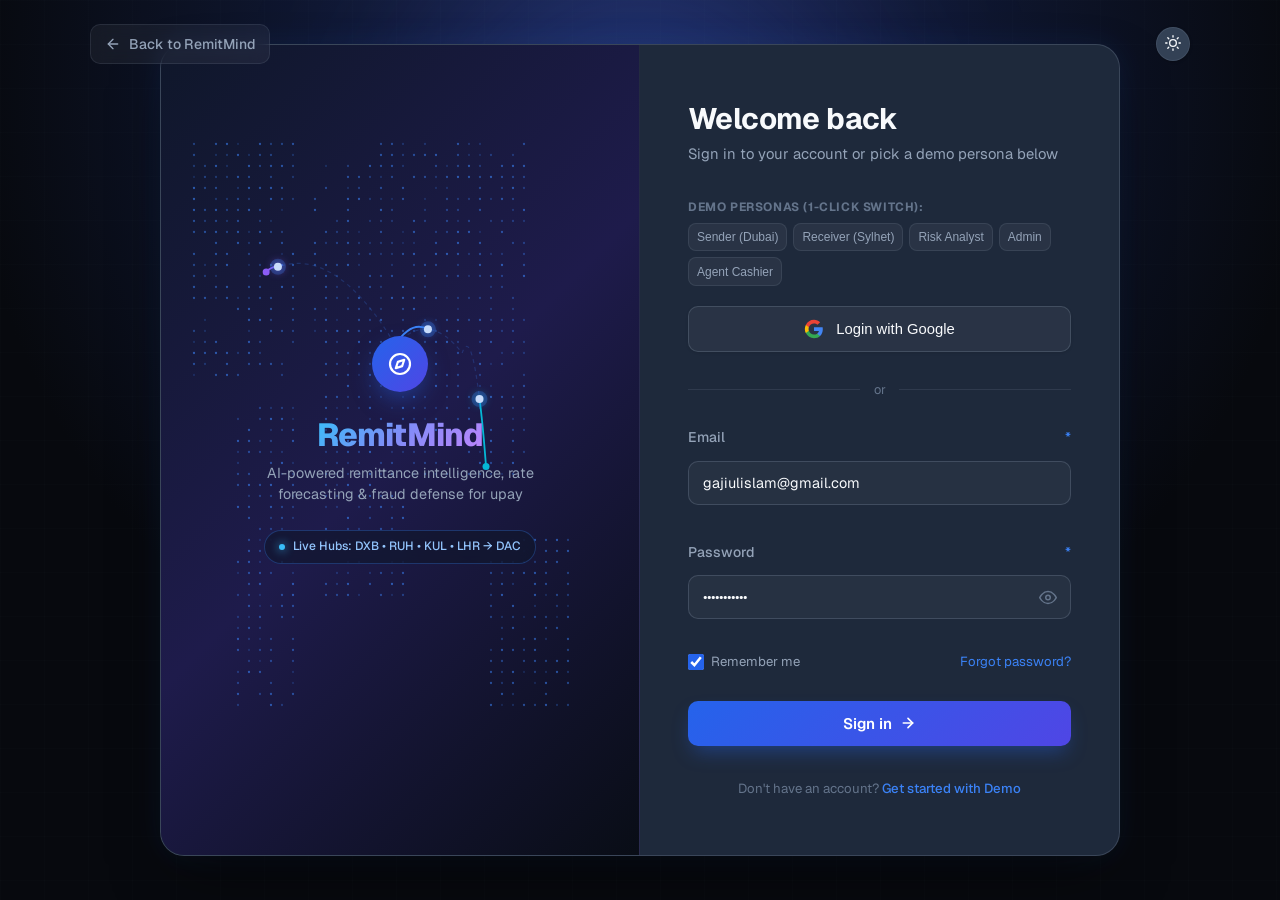
<file: frontend/login.html>
<!DOCTYPE html>
<html lang="en" data-theme="dark">
<head>
  <meta charset="UTF-8">
  <meta name="viewport" content="width=device-width, initial-scale=1.0">
  <title>RemitMind &bull; Sign In</title>
  <meta name="description" content="Sign in to RemitMind AI remittance intelligence & safety layer for upay. Global rate forecasting, explainable fraud radar, and agent liquidity.">
  
  <!-- Google Fonts: Hind Siliguri, Geist, Geist Mono, JetBrains Mono -->
  <link rel="preconnect" href="https://fonts.googleapis.com">
  <link rel="preconnect" href="https://fonts.gstatic.com" crossorigin>
  <link href="https://fonts.googleapis.com/css2?family=Geist+Mono:wght@400;600;700&family=Geist:wght@400;500;600;700&family=Hind+Siliguri:wght@400;500;600;700&family=JetBrains+Mono:wght@400;600&display=swap" rel="stylesheet">
  
  <!-- Favicon -->
  <link rel="icon" type="image/png" href="assets/favicon.png">

  <!-- Core & Login Stylesheets -->
  <link rel="stylesheet" href="css/style.css">
  <link rel="stylesheet" href="css/login.css">
</head>
<body class="login-page-body">

  <!-- Accessibility Skip Link -->
  <a href="#login-card" class="skip-link">Skip to login form</a>

  <!-- Ambient AI Background Glow -->
  <div class="login-ambient-glow" aria-hidden="true"></div>

  <!-- Top Action Navigation -->
  <header class="login-top-bar">
    <a href="index.html" class="login-back-link" id="login-back-btn">
      <svg width="16" height="16" viewBox="0 0 24 24" fill="none" stroke="currentColor" stroke-width="2" stroke-linecap="round" stroke-linejoin="round">
        <line x1="19" y1="12" x2="5" y2="12"></line>
        <polyline points="12 19 5 12 12 5"></polyline>
      </svg>
      <span>Back to RemitMind</span>
    </a>

    <!-- Theme Toggle (Light / Dark Mode) -->
    <button class="theme-toggle-btn" id="theme-toggle-btn" title="Toggle Light / Dark Mode" aria-label="Toggle theme">
      <span id="theme-icon-container">
        <svg width="18" height="18" viewBox="0 0 24 24" fill="none" stroke="currentColor" stroke-width="2">
          <circle cx="12" cy="12" r="5"></circle>
          <line x1="12" y1="1" x2="12" y2="3"></line>
          <line x1="12" y1="21" x2="12" y2="23"></line>
          <line x1="4.22" y1="4.22" x2="5.64" y2="5.64"></line>
          <line x1="18.36" y1="18.36" x2="19.78" y2="19.78"></line>
          <line x1="1" y1="12" x2="3" y2="12"></line>
          <line x1="21" y1="12" x2="23" y2="12"></line>
          <line x1="4.22" y1="19.78" x2="5.64" y2="18.36"></line>
          <line x1="18.36" y1="5.64" x2="19.78" y2="4.22"></line>
        </svg>
      </span>
    </button>
  </header>

  <!-- Main Login Card -->
  <main class="login-card-wrapper" id="login-card">
    
    <!-- LEFT PANEL: Animated World Map with Connecting Routes -->
    <section class="login-visual-panel" aria-label="Global Remittance Corridors">
      <div class="map-canvas-container">
        <canvas id="travel-map-canvas"></canvas>
      </div>

      <div class="login-visual-content">
        <!-- Floating Brand Icon Badge -->
        <div class="login-visual-badge">
          <svg width="24" height="24" viewBox="0 0 24 24" fill="none" stroke="currentColor" stroke-width="2.2" stroke-linecap="round" stroke-linejoin="round">
            <circle cx="12" cy="12" r="10"></circle>
            <polygon points="16.24 7.76 14.12 14.12 7.76 16.24 9.88 9.88 16.24 7.76"></polygon>
          </svg>
        </div>

        <h2 class="login-visual-title">RemitMind</h2>
        <p class="login-visual-desc">AI-powered remittance intelligence, rate forecasting & fraud defense for upay</p>

        <!-- Live Telemetry Pill -->
        <div class="login-telemetry-pill">
          <span class="pulse-dot"></span>
          <span>Live Hubs: DXB &bull; RUH &bull; KUL &bull; LHR &rarr; DAC</span>
        </div>
      </div>
    </section>

    <!-- RIGHT PANEL: Sign-In Form -->
    <section class="login-form-panel">
      <div class="login-header-group">
        <h1 class="login-heading">Welcome back</h1>
        <p class="login-subheading">Sign in to your account or pick a demo persona below</p>
      </div>

      <!-- 1-Click Persona Switcher for Quick Verification -->
      <div style="margin-bottom: 1.25rem;">
        <label style="font-size:0.75rem; font-weight:700; text-transform:uppercase; color:var(--text-muted); letter-spacing:0.05em; display:block; margin-bottom:6px;">
          Demo Personas (1-Click Switch):
        </label>
        <div style="display:flex; gap:6px; flex-wrap:wrap;">
          <button type="button" class="preset-chip persona-chip" data-email="gajiulislam@gmail.com" data-name="Gajiul Islam" data-role="Sender">Sender (Dubai)</button>
          <button type="button" class="preset-chip persona-chip" data-email="amina.begum@upay.bd" data-name="Amina Begum" data-role="Receiver">Receiver (Sylhet)</button>
          <button type="button" class="preset-chip persona-chip" data-email="nusrat.analyst@upay.bd" data-name="Nusrat Jahan" data-role="Analyst">Risk Analyst</button>
          <button type="button" class="preset-chip persona-chip" data-email="admin.compliance@upay.bd" data-name="Tariqul Islam" data-role="Admin">Admin</button>
          <button type="button" class="preset-chip persona-chip" data-email="karim.agent@upay.bd" data-name="Karim Ahmed" data-role="Agent">Agent Cashier</button>
        </div>
      </div>

      <!-- Google Sign In Button -->
      <button type="button" class="btn-google" id="btn-google-login">
        <svg class="google-icon" viewBox="0 0 24 24">
          <path fill="#4285F4" d="M22.56 12.25c0-.78-.07-1.53-.2-2.25H12v4.26h5.92c-.26 1.37-1.04 2.53-2.21 3.31v2.77h3.57c2.08-1.92 3.28-4.74 3.28-8.09z"/>
          <path fill="#34A853" d="M12 23c2.97 0 5.46-.98 7.28-2.66l-3.57-2.77c-.98.66-2.23 1.06-3.71 1.06-2.86 0-5.29-1.93-6.16-4.53H2.18v2.84C3.99 20.53 7.7 23 12 23z"/>
          <path fill="#FBBC05" d="M5.84 14.09c-.22-.66-.35-1.36-.35-2.09s.13-1.43.35-2.09V7.07H2.18C1.43 8.55 1 10.22 1 12s.43 3.45 1.18 4.93l2.85-2.22.81-.62z"/>
          <path fill="#EA4335" d="M12 5.38c1.62 0 3.06.56 4.21 1.64l3.15-3.15C17.45 2.09 14.97 1 12 1 7.7 1 3.99 3.47 2.18 7.07l3.66 2.84c.87-2.6 3.3-4.53 6.16-4.53z"/>
        </svg>
        <span>Login with Google</span>
      </button>

      <!-- Divider -->
      <div class="login-divider">
        <span>or</span>
      </div>

      <!-- Sign In Form -->
      <form class="login-form" id="login-form" novalidate>
        
        <!-- Email Input -->
        <div class="form-group">
          <label for="email" class="form-label">Email <span class="req">*</span></label>
          <div class="input-wrapper">
            <input 
              type="email" 
              id="email" 
              name="email" 
              class="login-input" 
              placeholder="gajiulislam@gmail.com" 
              value="gajiulislam@gmail.com"
              required 
              autocomplete="email"
            >
          </div>
        </div>

        <!-- Password Input -->
        <div class="form-group">
          <label for="password" class="form-label">Password <span class="req">*</span></label>
          <div class="input-wrapper input-has-action">
            <input 
              type="password" 
              id="password" 
              name="password" 
              class="login-input" 
              placeholder="Enter your password" 
              value="password123"
              required 
              autocomplete="current-password"
            >
            <button type="button" class="input-action-btn" id="toggle-password-btn" title="Show password" aria-label="Show password">
              <!-- Eye Icon -->
              <svg width="18" height="18" viewBox="0 0 24 24" fill="none" stroke="currentColor" stroke-width="2" stroke-linecap="round" stroke-linejoin="round">
                <path d="M1 12s4-8 11-8 11 8 11 8-4 8-11 8-11-8-11-8z"></path>
                <circle cx="12" cy="12" r="3"></circle>
              </svg>
            </button>
          </div>
        </div>

        <!-- Options: Remember me & Forgot Password -->
        <div class="form-options-row">
          <label class="remember-label">
            <input type="checkbox" id="remember-me" class="remember-checkbox" checked>
            <span>Remember me</span>
          </label>
          <a href="#" class="forgot-password-link" onclick="event.preventDefault(); document.getElementById('login-feedback-msg').innerText = 'Password reset dispatch sent to registered email.'; document.getElementById('login-feedback-msg').style.display='block';">Forgot password?</a>
        </div>
        <div id="login-feedback-msg" style="display:none; color:var(--upay-emerald); font-size:0.8rem; margin:6px 0; text-align:center;"></div>

        <!-- Submit Button with Shimmer Sweep and ArrowRight Icon -->
        <button type="submit" class="btn-submit-signin" id="btn-submit-signin">
          <span>Sign in</span>
          <svg width="16" height="16" viewBox="0 0 24 24" fill="none" stroke="currentColor" stroke-width="2.5" stroke-linecap="round" stroke-linejoin="round">
            <line x1="5" y1="12" x2="19" y2="12"></line>
            <polyline points="12 5 19 12 12 19"></polyline>
          </svg>
          <span class="btn-shimmer-sweep" aria-hidden="true"></span>
        </button>
      </form>

      <!-- Footer Info -->
      <div style="margin-top: 2rem; text-align: center; font-size: 0.825rem; color: var(--text-muted, #64748b);">
        <span>Don't have an account? </span>
        <a href="index.html#sandbox" style="color: #3b82f6; text-decoration: none; font-weight: 500;">Get started with Demo</a>
      </div>

    </section>
  </main>

  <!-- Interactive Script -->
  <script src="js/login.js"></script>
</body>
</html>
</file>
<file: frontend/css/style.css>
/* ==========================================================================
   RemitMind - Financial-Grade Intelligence & Safety Layer for upay
   Refined Design System per redesign-existing-projects & design-taste-frontend-v1
   Single Accent (upay Emerald) • Slate Neutral Palette • Hind Siliguri + Geist
   Zero Emojis • Tabular Numerals • Functional Risk Semantics Only
   ========================================================================== */

:root {
  /* Default: Dark Mode Refined Palette (Deep Slate Base, Never Pure #000000) */
  --bg-darkest: #090d16;
  --bg-primary: #0f172a;
  --bg-secondary: #1e293b;
  --bg-tertiary: #334155;
  --bg-glass: rgba(15, 23, 42, 0.88);
  --bg-glass-card: rgba(30, 41, 59, 0.75);
  --bg-glass-hover: rgba(51, 65, 85, 0.85);

  /* Single Primary Accent Color (upay Emerald - Saturation < 80%) */
  --upay-emerald: #10b981;
  --upay-emerald-hover: #059669;
  --upay-emerald-glow: rgba(16, 185, 129, 0.16);
  --upay-emerald-subtle: rgba(16, 185, 129, 0.1);

  /* Strictly Functional Risk Semantics (Never Decorative) */
  --risk-clear: #10b981;
  --risk-clear-bg: rgba(16, 185, 129, 0.12);
  --risk-review: #f59e0b;
  --risk-review-bg: rgba(245, 158, 11, 0.12);
  --risk-critical: #ef4444;
  --risk-critical-bg: rgba(239, 68, 68, 0.14);

  /* Deprecated aliases mapped strictly to functional tokens */
  --ai-cyan: #10b981;
  --ai-cyan-glow: var(--upay-emerald-glow);
  --ai-indigo: #94a3b8;
  --ai-indigo-glow: rgba(148, 163, 184, 0.1);
  --ai-violet: #64748b;
  --accent-amber: var(--risk-review);
  --accent-amber-glow: var(--risk-review-bg);
  --accent-rose: var(--risk-critical);
  --accent-rose-glow: var(--risk-critical-bg);
  --upay-gold: #f59e0b;

  /* Typography Colors (AA Contrast Guaranteed) */
  --text-primary: #f8fafc;
  --text-secondary: #94a3b8;
  --text-muted: #64748b;
  --text-inverted: #090d16;

  /* Borders & Dividers */
  --border-subtle: rgba(148, 163, 184, 0.14);
  --border-medium: rgba(148, 163, 184, 0.24);
  --border-active: rgba(16, 185, 129, 0.5);

  /* Radius & Shadows (Tighter on inner components, softer on containers) */
  --radius-xs: 4px;
  --radius-sm: 6px;
  --radius-md: 10px;
  --radius-lg: 14px;
  --radius-xl: 18px;
  --radius-full: 9999px;

  --shadow-sm: 0 1px 3px rgba(0, 0, 0, 0.25);
  --shadow-md: 0 4px 16px rgba(0, 0, 0, 0.35);
  --shadow-lg: 0 12px 32px rgba(0, 0, 0, 0.45);
  --shadow-glow: 0 0 18px var(--upay-emerald-glow);

  /* Layout & Typography Configuration */
  --max-width: 1280px;
  --font-sans: 'Geist', 'Inter', -apple-system, BlinkMacSystemFont, 'Segoe UI', Roboto, sans-serif;
  --font-bangla: 'Hind Siliguri', 'Noto Sans Bengali', sans-serif;
  --font-mono: 'Geist Mono', 'JetBrains Mono', 'Fira Code', monospace;
  --font-family: var(--font-sans);

  /* Spring Physics & Fluid Transitions */
  --transition-fast: 0.15s cubic-bezier(0.16, 1, 0.3, 1);
  --transition-normal: 0.28s cubic-bezier(0.16, 1, 0.3, 1);
  --spring-bounce: 0.4s cubic-bezier(0.175, 0.885, 0.32, 1.275);

  --grid-line: rgba(148, 163, 184, 0.03);
  --card-bg-subtle: rgba(30, 41, 59, 0.85);
}

/* ==========================================================================
   Light Mode Palette (Calm, High Contrast, Financial-Grade Clarity)
   ========================================================================== */
[data-theme="light"] {
  --bg-darkest: #f1f5f9;
  --bg-primary: #ffffff;
  --bg-secondary: #f8fafc;
  --bg-tertiary: #e2e8f0;
  --bg-glass: rgba(255, 255, 255, 0.92);
  --bg-glass-card: rgba(255, 255, 255, 0.98);
  --bg-glass-hover: #f1f5f9;

  --upay-emerald: #059669;
  --upay-emerald-hover: #047857;
  --upay-emerald-glow: rgba(5, 150, 105, 0.12);
  --upay-emerald-subtle: rgba(5, 150, 105, 0.08);

  --risk-clear: #059669;
  --risk-clear-bg: rgba(5, 150, 105, 0.1);
  --risk-review: #d97706;
  --risk-review-bg: rgba(217, 119, 6, 0.1);
  --risk-critical: #dc2626;
  --risk-critical-bg: rgba(220, 38, 38, 0.1);

  --ai-cyan: #059669;
  --ai-cyan-glow: var(--upay-emerald-glow);
  --ai-indigo: #64748b;
  --ai-indigo-glow: rgba(100, 116, 139, 0.06);
  --ai-violet: #475569;
  --accent-amber: var(--risk-review);
  --accent-amber-glow: var(--risk-review-bg);
  --accent-rose: var(--risk-critical);
  --accent-rose-glow: var(--risk-critical-bg);
  --upay-gold: #d97706;

  --text-primary: #0f172a;
  --text-secondary: #475569;
  --text-muted: #64748b;
  --text-inverted: #f8fafc;

  --border-subtle: rgba(15, 23, 42, 0.09);
  --border-medium: rgba(15, 23, 42, 0.16);
  --border-active: rgba(5, 150, 105, 0.5);

  --shadow-sm: 0 1px 3px rgba(15, 23, 42, 0.05);
  --shadow-md: 0 4px 12px rgba(15, 23, 42, 0.07);
  --shadow-lg: 0 10px 24px rgba(15, 23, 42, 0.09);
  --shadow-glow: 0 0 14px var(--upay-emerald-glow);

  --grid-line: rgba(15, 23, 42, 0.02);
  --card-bg-subtle: #ffffff;
}

/* Base Styles */
* {
  box-sizing: border-box;
  margin: 0;
  padding: 0;
}

html {
  scroll-behavior: smooth;
  font-size: 16px;
}

body {
  font-family: var(--font-family);
  background-color: var(--bg-darkest);
  color: var(--text-primary);
  line-height: 1.6;
  overflow-x: hidden;
  position: relative;
  transition: background-color var(--transition-normal), color var(--transition-normal);
}

/* Background Atmosphere - Extremely Subtle Pattern */
body::before {
  content: '';
  position: fixed;
  top: 0;
  left: 0;
  width: 100vw;
  height: 100vh;
  background-image: 
    linear-gradient(var(--grid-line) 1px, transparent 1px),
    linear-gradient(90deg, var(--grid-line) 1px, transparent 1px);
  background-size: 44px 44px;
  pointer-events: none;
  z-index: 0;
  opacity: 0.6;
}

/* AI Ambient Glow Backdrop - Minimal Subtle Soft Wash */
.ai-ambient-glow {
  position: fixed;
  top: -180px;
  left: 50%;
  transform: translateX(-50%);
  width: 680px;
  height: 320px;
  background: radial-gradient(circle, var(--ai-cyan-glow) 0%, var(--upay-emerald-glow) 50%, transparent 70%);
  filter: blur(120px);
  opacity: 0.22;
  pointer-events: none;
  z-index: 0;
}

h1, h2, h3, h4 {
  font-weight: 700;
  line-height: 1.2;
  letter-spacing: -0.02em;
}

p {
  color: var(--text-secondary);
}

a {
  color: inherit;
  text-decoration: none;
  transition: var(--transition-fast);
}

/* Accessibility & Focus Indicators */
:focus-visible {
  outline: 2px solid var(--upay-emerald);
  outline-offset: 2px;
}

.skip-link {
  position: absolute;
  top: -100px;
  left: 20px;
  background: var(--upay-emerald);
  color: #ffffff;
  padding: 10px 18px;
  border-radius: var(--radius-sm);
  font-weight: 600;
  font-size: 0.88rem;
  z-index: 10000;
  transition: top 0.2s ease;
  box-shadow: var(--shadow-md);
  text-decoration: none;
}
.skip-link:focus {
  top: 16px;
  outline: 2px solid #ffffff;
  outline-offset: 2px;
}

/* Tabular Numerals & Bangla Typography Utilities */
.tabular-nums,
.num-tabular,
.kpi-num,
.ticker-num,
.rate-val,
.countdown-digits {
  font-variant-numeric: tabular-nums;
  font-feature-settings: "tnum" 1;
}

.bangla-text,
[lang="bn"] {
  font-family: var(--font-bangla);
  line-height: 1.6;
}

/* Skeleton Loaders & Empty State */
.skeleton {
  background: linear-gradient(90deg, var(--bg-secondary) 25%, var(--bg-tertiary) 50%, var(--bg-secondary) 75%);
  background-size: 200% 100%;
  animation: skeleton-shimmer 1.5s infinite;
  border-radius: var(--radius-sm);
}

@keyframes skeleton-shimmer {
  0% { background-position: 200% 0; }
  100% { background-position: -200% 0; }
}

.empty-state {
  display: flex;
  flex-direction: column;
  align-items: center;
  justify-content: center;
  padding: 48px 24px;
  text-align: center;
  color: var(--text-muted);
}
.empty-state-icon {
  width: 48px;
  height: 48px;
  margin-bottom: 16px;
  stroke: var(--text-muted);
  opacity: 0.6;
}
.empty-state-title {
  font-size: 1rem;
  font-weight: 600;
  color: var(--text-secondary);
  margin-bottom: 6px;
}
.empty-state-desc {
  font-size: 0.85rem;
  max-width: 380px;
}

/* Container */
.container {
  width: 100%;
  max-width: var(--max-width);
  margin: 0 auto;
  padding: 0 24px;
  position: relative;
  z-index: 1;
}

/* Ensure generous clearance and balanced breathing room on both sides
   so the left-side vertical dock never touches or connects with any text.
   Provides a clean gap on both the left (screen edge to dock) and right (dock to text),
   as well as balanced breathing room on the right side of the page. */
@media (min-width: 769px) {
  .apple-dock-wrapper {
    left: 24px;
  }

  .container {
    padding-left: clamp(125px, 9.5vw, 160px);
    padding-right: clamp(40px, 5.5vw, 90px);
  }
}

/* Ticker Bar */
.ticker-bar {
  background: var(--bg-secondary);
  border-bottom: 1px solid var(--border-subtle);
  font-size: 0.8rem;
  padding: 7px 0;
  color: var(--text-secondary);
  position: relative;
  z-index: 100;
  transition: background-color var(--transition-normal);
}

.ticker-content {
  display: flex;
  align-items: center;
  justify-content: space-between;
  gap: 20px;
  overflow-x: auto;
  white-space: nowrap;
  scrollbar-width: none;
  -ms-overflow-style: none;
}

.ticker-content::-webkit-scrollbar {
  display: none;
}

.ticker-item {
  display: inline-flex;
  align-items: center;
  gap: 8px;
}

.ticker-badge {
  background: rgba(16, 185, 129, 0.12);
  color: var(--upay-emerald-light);
  padding: 2px 7px;
  border-radius: var(--radius-full);
  font-size: 0.7rem;
  font-weight: 700;
  letter-spacing: 0.04em;
  text-transform: uppercase;
}

.ticker-rate-pos {
  color: var(--upay-emerald-light);
  font-weight: 600;
}

/* Navigation - Sleek & Compact */
.navbar {
  position: sticky;
  top: 0;
  z-index: 99;
  background: var(--bg-glass);
  backdrop-filter: blur(20px);
  -webkit-backdrop-filter: blur(20px);
  border-bottom: 1px solid var(--border-subtle);
  transition: background-color var(--transition-normal), border-color var(--transition-normal);
}

.nav-wrapper {
  display: flex;
  align-items: center;
  justify-content: space-between;
  height: 62px;
}

.nav-logo {
  display: flex;
  align-items: center;
  gap: 10px;
}

.logo-icon {
  width: 36px;
  height: 36px;
  border-radius: 10px;
  background: rgba(16, 185, 129, 0.08);
  border: 1px solid rgba(16, 185, 129, 0.2);
  display: flex;
  align-items: center;
  justify-content: center;
  position: relative;
  padding: 3px;
  transition: transform var(--transition-fast), border-color var(--transition-fast);
}

.logo-icon:hover {
  transform: scale(1.04);
  border-color: var(--upay-emerald);
}

.logo-icon img,
.brand-logo-img {
  width: 100%;
  height: 100%;
  object-fit: contain;
  display: block;
}

.logo-icon svg {
  width: 20px;
  height: 20px;
  color: white;
}

.logo-text-group {
  display: flex;
  flex-direction: column;
}

.logo-title {
  font-size: 1.18rem;
  font-weight: 700;
  color: var(--text-primary);
  letter-spacing: -0.02em;
  display: flex;
  align-items: center;
  gap: 6px;
  line-height: 1.2;
}

.logo-subtitle {
  font-size: 0.68rem;
  font-weight: 600;
  color: var(--upay-emerald-light);
  text-transform: uppercase;
  letter-spacing: 0.06em;
}

.nav-links {
  display: flex;
  align-items: center;
  gap: 22px;
  list-style: none;
}

.nav-link {
  font-size: 0.88rem;
  font-weight: 500;
  color: var(--text-secondary);
  transition: var(--transition-fast);
  position: relative;
  padding: 4px 0;
}

.nav-link:hover {
  color: var(--text-primary);
}

.nav-link::after {
  content: '';
  position: absolute;
  bottom: 0;
  left: 0;
  width: 0;
  height: 1.5px;
  background: var(--upay-emerald);
  transition: width 0.25s ease;
  border-radius: 2px;
}

.nav-link:hover::after {
  width: 100%;
}

.nav-actions {
  display: flex;
  align-items: center;
  gap: 10px;
}

/* Theme Toggle Button */
.theme-toggle-btn {
  background: var(--bg-tertiary);
  border: 1px solid var(--border-subtle);
  border-radius: var(--radius-full);
  width: 34px;
  height: 34px;
  display: flex;
  align-items: center;
  justify-content: center;
  cursor: pointer;
  color: var(--text-primary);
  transition: all 0.2s cubic-bezier(0.16, 1, 0.3, 1);
  box-shadow: var(--shadow-sm);
}

.theme-toggle-btn:hover {
  border-color: var(--border-active);
  transform: scale(1.05);
}

.theme-toggle-btn:active {
  transform: scale(0.94);
}

.theme-toggle-btn svg {
  width: 16px;
  height: 16px;
  transition: transform 0.3s cubic-bezier(0.34, 1.56, 0.64, 1);
}

/* Buttons - Minimal & Clean */
.btn {
  display: inline-flex;
  align-items: center;
  justify-content: center;
  gap: 7px;
  padding: 8px 16px;
  border-radius: var(--radius-full);
  font-size: 0.86rem;
  font-weight: 600;
  cursor: pointer;
  transition: var(--transition-fast);
  border: 1px solid transparent;
  outline: none;
}

.btn-primary {
  background: var(--upay-emerald);
  color: white;
  box-shadow: 0 2px 10px rgba(16, 185, 129, 0.2);
}

.btn-primary:hover {
  background: #059669;
  transform: translateY(-1.5px);
  box-shadow: 0 4px 14px rgba(16, 185, 129, 0.28);
}

.btn-secondary {
  background: var(--bg-glass-card);
  color: var(--text-primary);
  border-color: var(--border-medium);
  backdrop-filter: blur(8px);
}

.btn-secondary:hover {
  background: var(--bg-glass-hover);
  border-color: var(--border-active);
  transform: translateY(-1.5px);
}

.btn-glow {
  background: linear-gradient(135deg, var(--upay-emerald) 0%, #059669 100%);
  color: white;
  box-shadow: 0 2px 12px rgba(16, 185, 129, 0.22);
}

.btn-glow:hover {
  box-shadow: 0 4px 18px rgba(16, 185, 129, 0.32);
  transform: translateY(-1.5px);
}

.btn-sm {
  padding: 5px 12px;
  font-size: 0.8rem;
}

.btn-lg {
  padding: 11px 22px;
  font-size: 0.95rem;
}

/* Hero Section - Airy & Minimal */
.hero-section {
  padding: 56px 0 44px 0;
  position: relative;
}

.hero-pill {
  display: inline-flex;
  align-items: center;
  gap: 8px;
  background: rgba(16, 185, 129, 0.08);
  border: 1px solid rgba(16, 185, 129, 0.2);
  padding: 5px 14px;
  border-radius: var(--radius-full);
  color: var(--upay-emerald-light);
  font-size: 0.82rem;
  font-weight: 600;
  margin-bottom: 20px;
  backdrop-filter: blur(8px);
}

.pulse-dot {
  width: 7px;
  height: 7px;
  background: var(--upay-emerald);
  border-radius: 50%;
  box-shadow: 0 0 8px var(--upay-emerald);
  animation: pulse 2s infinite;
}

@keyframes pulse {
  0% { transform: scale(0.95); box-shadow: 0 0 0 0 rgba(16, 185, 129, 0.5); }
  70% { transform: scale(1.15); box-shadow: 0 0 0 6px rgba(16, 185, 129, 0); }
  100% { transform: scale(0.95); box-shadow: 0 0 0 0 rgba(16, 185, 129, 0); }
}

.hero-title {
  font-size: clamp(2rem, 3.8vw, 3.25rem);
  font-weight: 800;
  line-height: 1.14;
  margin-bottom: 16px;
  color: var(--text-primary);
  letter-spacing: -0.025em;
}

.text-gradient-emerald {
  background: linear-gradient(135deg, var(--upay-emerald) 0%, var(--ai-cyan) 100%);
  -webkit-background-clip: text;
  -webkit-text-fill-color: transparent;
}

.hero-subtitle {
  font-size: 1.05rem;
  color: var(--text-secondary);
  max-width: 680px;
  margin-bottom: 30px;
  line-height: 1.6;
}

.hero-cta-group {
  display: flex;
  align-items: center;
  gap: 12px;
  flex-wrap: wrap;
  margin-bottom: 44px;
}

/* Stat Cards - Crisp & Compact */
.stats-grid {
  display: grid;
  grid-template-columns: repeat(auto-fit, minmax(210px, 1fr));
  gap: 16px;
  margin-bottom: 48px;
}

.stat-card {
  background: var(--bg-glass-card);
  border: 1px solid var(--border-subtle);
  border-radius: var(--radius-sm);
  padding: 18px 20px;
  backdrop-filter: blur(12px);
  transition: var(--transition-fast);
  position: relative;
  overflow: hidden;
}

.stat-card:hover {
  border-color: var(--border-active);
  transform: translateY(-3px);
  box-shadow: var(--shadow-sm);
}

.stat-number {
  font-size: 1.85rem;
  font-weight: 700;
  color: var(--text-primary);
  display: flex;
  align-items: baseline;
  gap: 3px;
  margin-bottom: 4px;
  letter-spacing: -0.02em;
}

.stat-number span {
  font-size: 1.2rem;
  color: var(--upay-emerald-light);
}

.stat-label {
  font-size: 0.85rem;
  font-weight: 600;
  color: var(--text-secondary);
  margin-bottom: 2px;
}

.stat-caption {
  font-size: 0.75rem;
  color: var(--text-muted);
}

/* Dome Animation Utilities (Subtle Scroll Reveals & Stagger) */
.fade-up {
  opacity: 0;
  transform: translateY(16px);
  transition: opacity 0.45s cubic-bezier(0.16, 1, 0.3, 1), transform 0.45s cubic-bezier(0.16, 1, 0.3, 1);
  will-change: opacity, transform;
}

.fade-up.visible {
  opacity: 1;
  transform: translateY(0);
}

.stagger-1 { transition-delay: 40ms; }
.stagger-2 { transition-delay: 80ms; }
.stagger-3 { transition-delay: 120ms; }
.stagger-4 { transition-delay: 160ms; }
/* Hero Visual Banner Frame - Minimalist Frame */
.hero-visual-container {
  margin-bottom: 48px;
  position: relative;
  border-radius: var(--radius-lg);
  padding: 1px;
  background: var(--border-medium);
  box-shadow: var(--shadow-md);
}

.hero-visual-inner {
  position: relative;
  border-radius: calc(var(--radius-lg) - 1px);
  overflow: hidden;
  background: var(--bg-darkest);
}

.hero-img {
  width: 100%;
  height: auto;
  display: block;
  object-fit: cover;
  transition: transform 0.4s ease;
}

.hero-visual-inner:hover .hero-img {
  transform: scale(1.01);
}

.hero-badges-overlay {
  position: absolute;
  bottom: 18px;
  left: 18px;
  right: 18px;
  display: flex;
  justify-content: space-between;
  gap: 12px;
  flex-wrap: wrap;
  pointer-events: none;
}

.floating-pill {
  background: var(--bg-glass);
  border: 1px solid var(--border-medium);
  backdrop-filter: blur(12px);
  padding: 7px 14px;
  border-radius: var(--radius-full);
  display: flex;
  align-items: center;
  gap: 8px;
  font-size: 0.8rem;
  font-weight: 600;
  color: var(--text-primary);
  box-shadow: var(--shadow-sm);
  pointer-events: auto;
}

/* Section Header - Clean Typography & Proportions */
.section-header {
  text-align: center;
  max-width: 680px;
  margin: 0 auto 36px auto;
}

.section-tag {
  display: inline-block;
  font-size: 0.74rem;
  font-weight: 700;
  text-transform: uppercase;
  letter-spacing: 0.08em;
  color: var(--upay-emerald);
  margin-bottom: 8px;
}

.section-title {
  font-size: clamp(1.75rem, 3vw, 2.3rem);
  margin-bottom: 12px;
  color: var(--text-primary);
  font-weight: 700;
  letter-spacing: -0.02em;
}

.section-desc {
  font-size: 0.98rem;
  color: var(--text-secondary);
  line-height: 1.6;
}

/* Sandbox Section */
.sandbox-section {
  padding: 56px 0;
  position: relative;
}

.sandbox-container {
  background: var(--bg-glass-card);
  border: 1px solid var(--border-subtle);
  border-radius: var(--radius-lg);
  backdrop-filter: blur(16px);
  box-shadow: var(--shadow-md);
  overflow: hidden;
}

/* Sandbox Tabs */
.sandbox-tabs {
  display: flex;
  background: var(--bg-secondary);
  border-bottom: 1px solid var(--border-subtle);
  overflow-x: auto;
  scrollbar-width: none;
  -ms-overflow-style: none;
}

.sandbox-tabs::-webkit-scrollbar {
  display: none;
}

.sandbox-tab-btn {
  flex: 1;
  min-width: 170px;
  display: flex;
  align-items: center;
  justify-content: center;
  gap: 8px;
  padding: 13px 18px;
  background: transparent;
  border: none;
  border-bottom: 2px solid transparent;
  color: var(--text-secondary);
  font-size: 0.88rem;
  font-weight: 600;
  cursor: pointer;
  transition: all var(--transition-fast);
  white-space: nowrap;
}

.sandbox-tab-btn:hover {
  color: var(--text-primary);
  background: rgba(255, 255, 255, 0.02);
}

.sandbox-tab-btn.active {
  color: var(--upay-emerald-light);
  border-bottom-color: var(--upay-emerald);
  background: rgba(16, 185, 129, 0.06);
}

.tab-badge {
  font-size: 0.68rem;
  padding: 2px 7px;
  border-radius: var(--radius-full);
  background: var(--bg-tertiary);
  color: var(--text-muted);
}

.sandbox-tab-btn.active .tab-badge {
  background: rgba(16, 185, 129, 0.15);
  color: var(--upay-emerald-light);
}

/* Tab Panels */
.sandbox-panel {
  display: none;
  padding: 28px;
  animation: tabFadeIn 0.25s ease;
}

.sandbox-panel.active {
  display: block;
}

@keyframes tabFadeIn {
  from { opacity: 0; transform: translateY(6px); }
  to { opacity: 1; transform: translateY(0); }
}

.sandbox-grid {
  display: grid;
  grid-template-columns: 1fr 1.15fr;
  gap: 24px;
  align-items: start;
}

@media (max-width: 900px) {
  .sandbox-grid {
    grid-template-columns: 1fr;
  }
}

/* Form Controls */
.control-card {
  background: var(--card-bg-subtle);
  border: 1px solid var(--border-subtle);
  border-radius: var(--radius-md);
  padding: 20px;
}

.control-title {
  font-size: 1.05rem;
  margin-bottom: 16px;
  color: var(--text-primary);
  display: flex;
  align-items: center;
  gap: 8px;
  font-weight: 600;
}

.form-group {
  margin-bottom: 16px;
}

.form-label {
  display: flex;
  justify-content: space-between;
  align-items: center;
  font-size: 0.82rem;
  font-weight: 600;
  color: var(--text-secondary);
  margin-bottom: 6px;
}

.form-input, .form-select {
  width: 100%;
  padding: 10px 14px;
  border-radius: var(--radius-sm);
  background: var(--bg-darkest);
  border: 1px solid var(--border-medium);
  color: var(--text-primary);
  font-family: inherit;
  font-size: 0.9rem;
  transition: var(--transition-fast);
  outline: none;
}

.form-input:focus, .form-select:focus {
  border-color: var(--upay-emerald);
  box-shadow: 0 0 0 2px var(--upay-emerald-glow);
}

/* Minimal Range Slider */
.range-slider {
  width: 100%;
  height: 5px;
  background: var(--bg-tertiary);
  border-radius: 4px;
  outline: none;
  -webkit-appearance: none;
  cursor: pointer;
}

.range-slider::-webkit-slider-thumb {
  -webkit-appearance: none;
  width: 16px;
  height: 16px;
  border-radius: 50%;
  background: var(--upay-emerald);
  cursor: pointer;
  box-shadow: 0 1px 3px rgba(0, 0, 0, 0.25);
  transition: transform 0.12s ease, box-shadow 0.12s ease;
}

.range-slider::-webkit-slider-thumb:hover {
  transform: scale(1.15);
  box-shadow: 0 0 0 3px var(--upay-emerald-glow);
}

/* Goal Allocation */
.goal-sliders-group {
  display: flex;
  flex-direction: column;
  gap: 10px;
  margin-top: 10px;
}

.goal-item {
  background: var(--bg-glass-card);
  border-radius: var(--radius-sm);
  padding: 9px 12px;
  border: 1px solid var(--border-subtle);
}

.goal-item-header {
  display: flex;
  justify-content: space-between;
  font-size: 0.8rem;
  font-weight: 600;
  margin-bottom: 5px;
}

/* Result Card */
.result-card {
  background: var(--card-bg-subtle);
  border: 1px solid var(--border-subtle);
  border-radius: var(--radius-md);
  padding: 20px;
  position: relative;
}

.comparison-container {
  display: grid;
  grid-template-columns: 1fr 1fr;
  gap: 12px;
  margin-bottom: 18px;
}

.compare-box {
  border-radius: var(--radius-sm);
  padding: 14px;
  border: 1px solid var(--border-subtle);
}

.compare-box.baseline {
  background: var(--bg-tertiary);
}

.compare-box.highlight {
  background: rgba(16, 185, 129, 0.08);
  border-color: rgba(16, 185, 129, 0.28);
}

.compare-tag {
  font-size: 0.7rem;
  font-weight: 700;
  text-transform: uppercase;
  margin-bottom: 4px;
  display: inline-block;
}

.compare-val {
  font-size: 1.35rem;
  font-weight: 700;
  color: var(--text-primary);
  margin-bottom: 3px;
  letter-spacing: -0.01em;
}

.compare-saving-badge {
  display: inline-flex;
  align-items: center;
  gap: 4px;
  background: rgba(16, 185, 129, 0.16);
  color: var(--upay-emerald-light);
  font-size: 0.76rem;
  font-weight: 700;
  padding: 2px 7px;
  border-radius: var(--radius-full);
}

/* Trend Visualizer */
.trend-visualizer {
  background: var(--bg-darkest);
  border-radius: var(--radius-sm);
  padding: 14px;
  border: 1px solid var(--border-subtle);
  margin-bottom: 16px;
}

.trend-header {
  display: flex;
  justify-content: space-between;
  align-items: center;
  font-size: 0.82rem;
  margin-bottom: 10px;
}

.forecast-days-row {
  display: grid;
  grid-template-columns: repeat(5, 1fr);
  gap: 6px;
}

.forecast-day-cell {
  background: var(--bg-secondary);
  border: 1px solid var(--border-subtle);
  border-radius: var(--radius-sm);
  padding: 8px 4px;
  text-align: center;
  cursor: pointer;
  transition: var(--transition-fast);
}

.forecast-day-cell:hover, .forecast-day-cell.selected {
  background: rgba(16, 185, 129, 0.08);
  border-color: var(--upay-emerald);
}

.forecast-day-cell.best-day {
  background: rgba(16, 185, 129, 0.12);
  border-color: var(--upay-emerald-light);
  position: relative;
}

.best-badge-mini {
  position: absolute;
  top: -7px;
  left: 50%;
  transform: translateX(-50%);
  background: var(--upay-emerald);
  color: white;
  font-size: 0.58rem;
  font-weight: 700;
  padding: 1px 4px;
  border-radius: var(--radius-full);
  text-transform: uppercase;
  white-space: nowrap;
}

.day-label {
  font-size: 0.7rem;
  color: var(--text-muted);
  display: block;
}

.day-rate {
  font-size: 0.82rem;
  font-weight: 700;
  color: var(--text-primary);
  margin: 2px 0;
}

/* AI Explainer Box - Minimal Accent */
.ai-explainer-card {
  background: rgba(14, 165, 233, 0.04);
  border: 1px solid rgba(14, 165, 233, 0.18);
  border-radius: var(--radius-sm);
  padding: 13px 15px;
  margin-top: 14px;
}

.ai-explainer-header {
  display: flex;
  align-items: center;
  gap: 7px;
  font-size: 0.78rem;
  font-weight: 700;
  color: var(--ai-cyan);
  text-transform: uppercase;
  margin-bottom: 5px;
}

.ai-explainer-text {
  font-size: 0.85rem;
  color: var(--text-primary);
  line-height: 1.5;
}

/* Split Progress Bar */
.split-progress-bar {
  display: flex;
  height: 8px;
  border-radius: var(--radius-full);
  overflow: hidden;
  margin: 10px 0 8px 0;
  background: var(--bg-tertiary);
}

.split-seg-rent { background: var(--ai-indigo); transition: width 0.3s ease; }
.split-seg-school { background: var(--upay-emerald); transition: width 0.3s ease; }
.split-seg-savings { background: var(--accent-amber); transition: width 0.3s ease; }

.split-legend {
  display: flex;
  justify-content: space-between;
  font-size: 0.76rem;
  color: var(--text-secondary);
}

.legend-item {
  display: flex;
  align-items: center;
  gap: 5px;
}

.legend-dot {
  width: 7px;
  height: 7px;
  border-radius: 50%;
}

/* Scenario Picker Buttons - Clean & Left Aligned */
.scenario-picker-btn {
  display: flex;
  align-items: center;
  justify-content: flex-start;
  text-align: left;
  gap: 12px;
  padding: 11px 14px;
  border-radius: var(--radius-sm);
  width: 100%;
  border: 1px solid var(--border-subtle);
  background: var(--bg-tertiary);
  color: var(--text-primary);
  cursor: pointer;
  transition: all var(--transition-fast);
}

.scenario-picker-btn:hover {
  background: var(--bg-glass-hover);
  border-color: var(--border-medium);
}

.scenario-picker-btn.active {
  border-color: var(--border-active);
  background: rgba(16, 185, 129, 0.08);
}

/* Risk Meter - Clean & Minimal */
.risk-meter-container {
  display: flex;
  align-items: center;
  gap: 18px;
  padding: 16px;
  background: var(--bg-darkest);
  border-radius: var(--radius-md);
  border: 1px solid var(--border-subtle);
  margin-bottom: 18px;
}

.risk-dial {
  width: 90px;
  height: 90px;
  border-radius: 50%;
  display: flex;
  flex-direction: column;
  align-items: center;
  justify-content: center;
  position: relative;
  flex-shrink: 0;
  transition: all 0.35s ease;
}

.risk-dial.low {
  background: rgba(16, 185, 129, 0.08);
  border: 3px solid var(--upay-emerald);
}

.risk-dial.medium {
  background: rgba(245, 158, 11, 0.08);
  border: 3px solid var(--accent-amber);
}

.risk-dial.high {
  background: rgba(244, 63, 94, 0.08);
  border: 3px solid var(--accent-rose);
}

.risk-score-num {
  font-size: 1.7rem;
  font-weight: 700;
  line-height: 1;
}

.risk-score-label {
  font-size: 0.65rem;
  text-transform: uppercase;
  font-weight: 700;
  color: var(--text-muted);
}

.risk-status-badge {
  display: inline-block;
  font-size: 0.74rem;
  font-weight: 700;
  padding: 3px 10px;
  border-radius: var(--radius-full);
  margin-bottom: 5px;
  text-transform: uppercase;
}

.risk-badge-low {
  background: rgba(16, 185, 129, 0.12);
  color: var(--upay-emerald-light);
}

.risk-badge-medium {
  background: rgba(245, 158, 11, 0.12);
  color: var(--accent-amber);
}

.risk-badge-high {
  background: rgba(244, 63, 94, 0.14);
  color: var(--accent-rose);
}

.reason-codes-grid {
  display: flex;
  flex-wrap: wrap;
  gap: 6px;
  margin: 10px 0;
}

.reason-tag {
  background: rgba(244, 63, 94, 0.08);
  color: var(--accent-rose);
  border: 1px solid rgba(244, 63, 94, 0.22);
  padding: 3px 8px;
  border-radius: var(--radius-sm);
  font-size: 0.72rem;
  font-family: var(--font-mono);
  font-weight: 600;
}

.action-buttons-row {
  display: flex;
  gap: 8px;
  margin-top: 14px;
}

.btn-approve {
  background: rgba(16, 185, 129, 0.12);
  color: var(--upay-emerald-light);
  border: 1px solid rgba(16, 185, 129, 0.3);
  padding: 8px 14px;
  border-radius: var(--radius-sm);
  font-size: 0.84rem;
}

.btn-approve:hover {
  background: var(--upay-emerald);
  color: white;
}

.btn-hold {
  background: rgba(245, 158, 11, 0.12);
  color: var(--accent-amber);
  border: 1px solid rgba(245, 158, 11, 0.3);
  padding: 8px 14px;
  border-radius: var(--radius-sm);
  font-size: 0.84rem;
}

.btn-hold:hover {
  background: var(--accent-amber);
  color: black;
}

.btn-escalate {
  background: rgba(244, 63, 94, 0.12);
  color: var(--accent-rose);
  border: 1px solid rgba(244, 63, 94, 0.3);
  padding: 8px 14px;
  border-radius: var(--radius-sm);
  font-size: 0.84rem;
}

.btn-escalate:hover {
  background: var(--accent-rose);
  color: white;
}

/* Tab 3: Village Receiver Card */
.bangla-card {
  background: var(--card-bg-subtle);
  border: 1px solid rgba(16, 185, 129, 0.22);
  border-radius: var(--radius-md);
  padding: 20px;
  position: relative;
}

.bangla-highlight {
  font-size: 1.22rem;
  font-weight: 700;
  color: var(--text-primary);
  line-height: 1.5;
  margin: 12px 0;
}

.audio-preview-btn {
  display: inline-flex;
  align-items: center;
  gap: 8px;
  background: rgba(14, 165, 233, 0.08);
  color: var(--ai-cyan);
  border: 1px solid var(--border-cyan);
  padding: 8px 16px;
  border-radius: var(--radius-full);
  font-size: 0.84rem;
  font-weight: 600;
  cursor: pointer;
  transition: var(--transition-fast);
}

.audio-preview-btn:hover {
  background: var(--ai-cyan);
  color: white;
}

.audio-preview-btn.playing {
  background: var(--upay-emerald);
  color: white;
  border-color: transparent;
  box-shadow: 0 0 12px var(--upay-emerald-glow);
  animation: audioPulse 1.5s infinite;
}

@keyframes audioPulse {
  0% { box-shadow: 0 0 0 0 rgba(16, 185, 129, 0.4); }
  70% { box-shadow: 0 0 0 6px rgba(16, 185, 129, 0); }
  100% { box-shadow: 0 0 0 0 rgba(16, 185, 129, 0); }
}

.voice-wave-bars {
  display: inline-flex;
  align-items: center;
  gap: 2.5px;
  height: 12px;
  margin-right: 4px;
}

.voice-wave-bar {
  width: 2.5px;
  height: 100%;
  background: currentColor;
  border-radius: 2px;
  animation: waveBar 0.8s ease-in-out infinite alternate;
}
.voice-wave-bar:nth-child(1) { animation-delay: 0.1s; height: 50%; }
.voice-wave-bar:nth-child(2) { animation-delay: 0.3s; height: 100%; }
.voice-wave-bar:nth-child(3) { animation-delay: 0.2s; height: 75%; }
.voice-wave-bar:nth-child(4) { animation-delay: 0.4s; height: 60%; }

@keyframes waveBar {
  0% { transform: scaleY(0.25); }
  100% { transform: scaleY(1); }
}

/* Tab 4: Agent Liquidity Bars */
.agent-bars-container {
  display: grid;
  grid-template-columns: repeat(7, 1fr);
  gap: 8px;
  align-items: flex-end;
  height: 135px;
  margin: 16px 0;
  padding: 8px 0;
  border-bottom: 1px solid var(--border-subtle);
}

.agent-bar-col {
  display: flex;
  flex-direction: column;
  align-items: center;
  gap: 6px;
  height: 100%;
  justify-content: flex-end;
}

.agent-bar {
  width: 100%;
  background: linear-gradient(180deg, var(--upay-emerald) 0%, rgba(16, 185, 129, 0.4) 100%);
  border-radius: 3px 3px 0 0;
  transition: height 0.4s ease;
  min-height: 16px;
  position: relative;
}

.agent-bar.spike {
  background: linear-gradient(180deg, var(--accent-rose) 0%, rgba(244, 63, 94, 0.5) 100%);
}

.agent-bar-label {
  font-size: 0.7rem;
  color: var(--text-muted);
}

.agent-bar-val {
  font-size: 0.66rem;
  font-weight: 700;
  color: var(--text-secondary);
}

.personas-section {
  padding-bottom: 56px;
}

/* 4 AI Pillars Section - Minimal & Cohesive */
.pillars-section {
  padding: 56px 0;
  position: relative;
}

.pillars-grid {
  display: grid;
  grid-template-columns: repeat(auto-fit, minmax(260px, 1fr));
  gap: 16px;
}

.pillar-card {
  background: var(--bg-glass-card);
  border: 1px solid var(--border-subtle);
  border-radius: var(--radius-md);
  padding: 22px 20px;
  backdrop-filter: blur(12px);
  transition: var(--transition-normal);
  position: relative;
  overflow: hidden;
  display: flex;
  flex-direction: column;
}

.pillar-card:hover {
  border-color: var(--border-active);
  transform: translateY(-3px);
  box-shadow: var(--shadow-sm);
}

.pillar-icon {
  width: 40px;
  height: 40px;
  border-radius: 10px;
  display: flex;
  align-items: center;
  justify-content: center;
  margin-bottom: 16px;
}

.pillar-icon svg {
  width: 20px;
  height: 20px;
}

.pillar-icon.emerald {
  background: rgba(16, 185, 129, 0.08);
  color: var(--upay-emerald-light);
  border: 1px solid rgba(16, 185, 129, 0.2);
}

.pillar-icon.cyan {
  background: rgba(14, 165, 233, 0.08);
  color: var(--ai-cyan);
  border: 1px solid rgba(14, 165, 233, 0.2);
}

.pillar-icon.amber {
  background: rgba(245, 158, 11, 0.08);
  color: var(--accent-amber);
  border: 1px solid rgba(245, 158, 11, 0.2);
}

.pillar-icon.purple {
  background: rgba(99, 102, 241, 0.08);
  color: var(--ai-indigo);
  border: 1px solid rgba(99, 102, 241, 0.2);
}

.pillar-title {
  font-size: 1.12rem;
  font-weight: 700;
  margin-bottom: 8px;
  color: var(--text-primary);
  letter-spacing: -0.01em;
}

.pillar-desc {
  font-size: 0.88rem;
  color: var(--text-secondary);
  line-height: 1.55;
  margin-bottom: 16px;
  flex-grow: 1;
}

.pillar-meta {
  padding-top: 12px;
  border-top: 1px solid var(--border-subtle);
  display: flex;
  justify-content: space-between;
  align-items: center;
  font-size: 0.76rem;
  color: var(--text-muted);
}

.pillar-tech {
  font-family: var(--font-mono);
  color: var(--ai-cyan);
}

/* Responsible AI */
.ethics-section {
  padding: 56px 0;
}

.ethics-grid {
  display: grid;
  grid-template-columns: repeat(auto-fit, minmax(240px, 1fr));
  gap: 16px;
  margin-bottom: 32px;
}

.ethics-card {
  background: var(--bg-glass-card);
  border: 1px solid var(--border-subtle);
  border-radius: var(--radius-sm);
  padding: 18px 20px;
}

.ethics-card-header {
  display: flex;
  align-items: center;
  gap: 10px;
  margin-bottom: 10px;
}

.ethics-card-header svg {
  width: 18px;
  height: 18px;
}

.ethics-card-title {
  font-size: 0.98rem;
  font-weight: 700;
  color: var(--text-primary);
}

/* Footer */
.footer {
  background: var(--bg-secondary);
  border-top: 1px solid var(--border-subtle);
  padding: 48px 0 80px 0;
  color: var(--text-secondary);
  font-size: 0.88rem;
}

.footer-grid {
  display: grid;
  grid-template-columns: 2fr 1fr 1fr 1fr;
  gap: 32px;
  margin-bottom: 36px;
}

@media (max-width: 850px) {
  .footer-grid {
    grid-template-columns: 1fr 1fr;
  }
}

@media (max-width: 500px) {
  .footer-grid {
    grid-template-columns: 1fr;
  }
}

.footer-col-title {
  color: var(--text-primary);
  font-size: 0.88rem;
  font-weight: 700;
  margin-bottom: 14px;
  text-transform: uppercase;
  letter-spacing: 0.05em;
}

.footer-links {
  list-style: none;
  display: flex;
  flex-direction: column;
  gap: 8px;
}

.footer-link:hover {
  color: var(--upay-emerald-light);
}

.footer-bottom {
  display: flex;
  justify-content: space-between;
  align-items: center;
  padding-top: 20px;
  border-top: 1px solid var(--border-subtle);
  font-size: 0.78rem;
  color: var(--text-muted);
  flex-wrap: wrap;
  gap: 14px;
}

/* Toast Notice - Modern Sleek Pill Notification */
.toast-notice {
  position: fixed;
  bottom: 24px;
  right: 24px;
  background: rgba(15, 21, 35, 0.95);
  backdrop-filter: blur(16px);
  -webkit-backdrop-filter: blur(16px);
  border: 1px solid var(--border-medium);
  color: var(--text-primary);
  font-size: 0.85rem;
  font-weight: 600;
  padding: 10px 18px;
  border-radius: var(--radius-full);
  box-shadow: var(--shadow-md);
  z-index: 10005;
  display: flex;
  align-items: center;
  gap: 9px;
  opacity: 0;
  transform: translateY(12px) scale(0.96);
  pointer-events: none;
  transition: opacity 0.22s ease, transform 0.22s cubic-bezier(0.16, 1, 0.3, 1);
}

.toast-notice.show {
  opacity: 1;
  transform: translateY(0) scale(1);
  pointer-events: auto;
}

[data-theme="light"] .toast-notice {
  background: rgba(255, 255, 255, 0.96);
  color: var(--text-primary);
  border-color: rgba(0, 0, 0, 0.1);
  box-shadow: 0 4px 18px rgba(0, 0, 0, 0.1);
}

/* ==========================================================================
   Apple Style Dock Component (Shifted to Left Side)
   macOS-Style Magnification, Vertical Left Dock, Floating DockLabel & Modals
   ========================================================================== */

.apple-dock-wrapper {
  position: fixed;
  left: 24px;
  top: 50%;
  transform: translateY(-50%);
  bottom: auto;
  z-index: 9999;
  pointer-events: none;
  padding: 0;
  max-height: 90vh;
}

.apple-dock {
  pointer-events: auto;
  display: flex;
  flex-direction: column;
  align-items: center;
  gap: 12px;
  padding: 16px 10px;
  background: rgba(15, 23, 42, 0.78);
  backdrop-filter: blur(24px) saturate(180%);
  -webkit-backdrop-filter: blur(24px) saturate(180%);
  border: 1px solid rgba(255, 255, 255, 0.12);
  border-radius: 9999px;
  box-shadow: 
    0 24px 50px -12px rgba(0, 0, 0, 0.6),
    0 0 0 1px rgba(255, 255, 255, 0.06),
    0 0 30px rgba(16, 185, 129, 0.12);
  transition: background 0.3s ease, border-color 0.3s ease, box-shadow 0.3s ease;
  user-select: none;
}

/* Light Mode Dock Palette */
[data-theme="light"] .apple-dock {
  background: rgba(255, 255, 255, 0.84);
  border-color: rgba(0, 0, 0, 0.08);
  box-shadow: 
    0 20px 40px -10px rgba(0, 0, 0, 0.15),
    0 0 0 1px rgba(0, 0, 0, 0.04),
    0 0 25px rgba(16, 185, 129, 0.08);
}

.dock-item {
  position: relative;
  width: 44px;
  height: 44px;
  aspect-ratio: 1 / 1;
  border-radius: 9999px;
  display: flex;
  align-items: center;
  justify-content: center;
  text-decoration: none;
  border: none;
  outline: none;
  cursor: pointer;
  transform-origin: center left;
  transition: transform 0.18s cubic-bezier(0.2, 0, 0.2, 1), background 0.2s ease, color 0.2s ease, box-shadow 0.2s ease;
  
  /* Dark Mode Default */
  background: #262626; /* neutral-800 */
  color: #d4d4d4;      /* neutral-300 */
  border: 1px solid rgba(255, 255, 255, 0.08);
}

/* Light Mode Item */
[data-theme="light"] .dock-item {
  background: #e5e7eb; /* gray-200 */
  color: #525252;      /* neutral-600 */
  border-color: rgba(0, 0, 0, 0.06);
}

.dock-item:hover {
  background: #404040;
  color: #ffffff;
  box-shadow: 0 8px 20px rgba(0, 0, 0, 0.35);
}

[data-theme="light"] .dock-item:hover {
  background: #d1d5db;
  color: #171717;
  box-shadow: 0 8px 16px rgba(0, 0, 0, 0.12);
}

/* Active indicator dot on left side */
.dock-item.active::after {
  content: '';
  position: absolute;
  left: -5px;
  top: 50%;
  bottom: auto;
  transform: translateY(-50%);
  width: 4px;
  height: 4px;
  border-radius: 50%;
  background: var(--upay-emerald);
  box-shadow: 0 0 8px var(--upay-emerald);
}

/* Dock Icon SVG container */
.dock-icon {
  width: 22px;
  height: 22px;
  display: flex;
  align-items: center;
  justify-content: center;
  pointer-events: none;
}

.dock-icon svg {
  width: 20px;
  height: 20px;
  stroke-width: 2;
  transition: transform 0.2s ease;
}

/* Floating DockLabel Tooltip (Appears to the right of the vertical left dock) */
.dock-label {
  position: absolute;
  top: 50%;
  left: calc(100% + 14px);
  transform: translateY(-50%) translateX(-6px);
  opacity: 0;
  pointer-events: none;
  font-size: 11px;
  font-weight: 600;
  letter-spacing: 0.02em;
  padding: 4px 10px;
  border-radius: 8px;
  white-space: nowrap;
  background: rgba(15, 23, 42, 0.94);
  color: #f8fafc;
  border: 1px solid rgba(255, 255, 255, 0.12);
  box-shadow: 0 6px 16px rgba(0, 0, 0, 0.45);
  backdrop-filter: blur(10px);
  -webkit-backdrop-filter: blur(10px);
  transition: opacity 0.2s cubic-bezier(0.16, 1, 0.3, 1), transform 0.2s cubic-bezier(0.16, 1, 0.3, 1);
  z-index: 10001;
}

[data-theme="light"] .dock-label {
  background: rgba(255, 255, 255, 0.95);
  color: #1f2937;
  border-color: rgba(0, 0, 0, 0.1);
  box-shadow: 0 4px 14px rgba(0, 0, 0, 0.12);
}

.dock-item:hover .dock-label {
  opacity: 1;
  transform: translateY(-50%) translateX(0);
}

/* Tooltip Little Arrow pointing to the left toward the icon */
.dock-label::after {
  content: '';
  position: absolute;
  top: 50%;
  left: -4px;
  bottom: auto;
  transform: translateY(-50%) rotate(45deg);
  width: 6px;
  height: 6px;
  background: inherit;
  border-left: 1px solid rgba(255, 255, 255, 0.12);
  border-bottom: 1px solid rgba(255, 255, 255, 0.12);
  border-right: none;
  border-top: none;
}

[data-theme="light"] .dock-label::after {
  border-left-color: rgba(0, 0, 0, 0.1);
  border-bottom-color: rgba(0, 0, 0, 0.1);
}

/* Responsive adjustment for Mobile screens (dock reverts to bottom) */
@media (max-width: 768px) {
  .apple-dock-wrapper {
    top: auto;
    bottom: 12px;
    left: 50%;
    transform: translateX(-50%);
    max-width: calc(100vw - 32px);
    padding: 0 8px;
  }
  .apple-dock {
    flex-direction: row;
    align-items: flex-end;
    gap: 8px;
    padding: 8px 12px 10px 12px;
  }
  .dock-item {
    width: 38px;
    height: 38px;
    transform-origin: bottom center;
  }
  .dock-item.active::after {
    left: 50%;
    top: auto;
    bottom: -6px;
    transform: translateX(-50%);
  }
  .dock-icon svg {
    width: 18px;
    height: 18px;
  }
  .dock-label {
    display: none; /* Hide hover labels on touch devices */
  }
}

/* ==========================================================================
   Dock Modals (Change Log & Email)
   ========================================================================== */

.dock-modal {
  position: fixed;
  top: 0;
  left: 0;
  width: 100%;
  height: 100%;
  display: flex;
  align-items: center;
  justify-content: center;
  z-index: 10005;
  opacity: 0;
  pointer-events: none;
  transition: opacity 0.25s ease;
}

.dock-modal.active {
  opacity: 1;
  pointer-events: auto;
}

.dock-modal-backdrop {
  position: absolute;
  top: 0;
  left: 0;
  width: 100%;
  height: 100%;
  background: rgba(3, 7, 18, 0.7);
  backdrop-filter: blur(12px);
  -webkit-backdrop-filter: blur(12px);
}

.dock-modal-dialog {
  position: relative;
  z-index: 2;
  width: 90%;
  max-width: 580px;
  max-height: 85vh;
  background: var(--bg-secondary);
  border: 1px solid var(--border-medium);
  border-radius: var(--radius-lg);
  box-shadow: var(--shadow-lg), 0 0 40px rgba(16, 185, 129, 0.15);
  display: flex;
  flex-direction: column;
  overflow: hidden;
  animation: modalScaleUp 0.3s cubic-bezier(0.16, 1, 0.3, 1);
}

@keyframes modalScaleUp {
  from { transform: scale(0.92) translateY(20px); opacity: 0; }
  to { transform: scale(1) translateY(0); opacity: 1; }
}

.dock-modal-header {
  display: flex;
  align-items: center;
  justify-content: space-between;
  padding: 20px 24px;
  border-bottom: 1px solid var(--border-subtle);
  background: var(--bg-tertiary);
}

.dock-modal-header h3 {
  display: flex;
  align-items: center;
  gap: 10px;
  font-size: 1.15rem;
  font-weight: 700;
  color: var(--text-primary);
  margin: 0;
}

.dock-modal-close {
  background: rgba(255, 255, 255, 0.06);
  border: 1px solid var(--border-subtle);
  color: var(--text-muted);
  width: 32px;
  height: 32px;
  border-radius: 50%;
  display: flex;
  align-items: center;
  justify-content: center;
  cursor: pointer;
  transition: all 0.2s ease;
}

.dock-modal-close:hover {
  background: rgba(255, 255, 255, 0.15);
  color: var(--text-primary);
  transform: rotate(90deg);
}

.dock-modal-body {
  padding: 24px;
  overflow-y: auto;
  color: var(--text-secondary);
  font-size: 0.92rem;
  line-height: 1.6;
}

/* Changelog Timeline */
.changelog-list {
  display: flex;
  flex-direction: column;
  gap: 20px;
}

.changelog-entry {
  border-left: 2px solid var(--upay-emerald);
  padding-left: 16px;
  position: relative;
}

.changelog-entry::before {
  content: '';
  position: absolute;
  left: -6px;
  top: 4px;
  width: 10px;
  height: 10px;
  border-radius: 50%;
  background: var(--upay-emerald);
  box-shadow: 0 0 8px var(--upay-emerald);
}

.changelog-tag {
  display: inline-block;
  font-size: 0.75rem;
  font-weight: 700;
  padding: 2px 8px;
  border-radius: 4px;
  background: rgba(16, 185, 129, 0.15);
  color: var(--upay-emerald-light);
  margin-bottom: 6px;
}

.changelog-title {
  font-size: 1rem;
  font-weight: 700;
  color: var(--text-primary);
  margin-bottom: 4px;
}

.changelog-desc {
  font-size: 0.85rem;
  color: var(--text-secondary);
}

/* Email Contact Form */
.dock-form-group {
  margin-bottom: 16px;
}

.dock-form-group label {
  display: block;
  font-size: 0.82rem;
  font-weight: 600;
  color: var(--text-primary);
  margin-bottom: 6px;
}

.dock-form-group input,
.dock-form-group textarea {
  width: 100%;
  padding: 10px 14px;
  border-radius: var(--radius-sm);
  background: var(--bg-tertiary);
  border: 1px solid var(--border-medium);
  color: var(--text-primary);
  font-family: inherit;
  font-size: 0.9rem;
  transition: border-color 0.2s ease, box-shadow 0.2s ease;
  box-sizing: border-box;
}

.dock-form-group input:focus,
.dock-form-group textarea:focus {
  outline: none;
  border-color: var(--upay-emerald);
  box-shadow: 0 0 0 3px var(--upay-emerald-glow);
}

.dock-form-group textarea {
  resize: vertical;
  min-height: 90px;
}
</file>
<file: frontend/css/login.css>
/* ==========================================================================
   Travel Connect Sign-In & RemitMind Auth Stylesheet
   Faithful recreation of 21st.dev / coderislive07 / travel-connect-signin-1
   Vanilla CSS with Light / Dark theme tokens & micro-interactions
   ========================================================================== */

/* Overall Page Layout */
.login-page-body {
  min-height: 100vh;
  width: 100%;
  margin: 0;
  padding: 1.5rem;
  display: flex;
  flex-direction: column;
  align-items: center;
  justify-content: center;
  font-family: var(--font-family, 'Outfit', 'Inter', sans-serif);
  background: var(--bg-darkest, #07090e);
  color: var(--text-primary, #f8fafc);
  position: relative;
  overflow-x: hidden;
}

[data-theme="light"] .login-page-body {
  background: linear-gradient(135deg, #eff6ff 0%, #e0e7ff 50%, #f1f5f9 100%);
  color: #0f172a;
}

[data-theme="dark"] .login-page-body {
  background: radial-gradient(circle at 50% 10%, #172554 0%, #07090e 65%);
}

/* Background Ambient Glow */
.login-ambient-glow {
  position: absolute;
  top: -15%;
  left: 50%;
  transform: translateX(-50%);
  width: 600px;
  height: 600px;
  background: radial-gradient(circle, rgba(59, 130, 246, 0.25) 0%, rgba(99, 102, 241, 0.15) 45%, transparent 70%);
  filter: blur(80px);
  pointer-events: none;
  z-index: 0;
}

/* Top Navigation / Controls */
.login-top-bar {
  position: absolute;
  top: 1.5rem;
  left: 1.5rem;
  right: 1.5rem;
  display: flex;
  justify-content: space-between;
  align-items: center;
  z-index: 20;
  max-width: 1100px;
  margin: 0 auto;
}

.login-back-link {
  display: inline-flex;
  align-items: center;
  gap: 0.5rem;
  color: var(--text-secondary, #94a3b8);
  font-size: 0.875rem;
  font-weight: 500;
  text-decoration: none;
  padding: 0.5rem 0.85rem;
  border-radius: var(--radius-md, 12px);
  background: rgba(255, 255, 255, 0.05);
  border: 1px solid var(--border-subtle, rgba(255, 255, 255, 0.1));
  backdrop-filter: blur(8px);
  transition: all 0.25s ease;
}

[data-theme="light"] .login-back-link {
  background: rgba(255, 255, 255, 0.8);
  border-color: rgba(15, 23, 42, 0.1);
  color: #475569;
}

.login-back-link:hover {
  color: var(--text-primary, #ffffff);
  border-color: #3b82f6;
  transform: translateX(-3px);
}

[data-theme="light"] .login-back-link:hover {
  color: #1e40af;
  background: #ffffff;
}

/* Card Container */
.login-card-wrapper {
  position: relative;
  z-index: 10;
  width: 100%;
  max-width: 960px;
  min-height: 620px;
  border-radius: 1.5rem;
  overflow: hidden;
  display: flex;
  background: var(--bg-secondary, #111827);
  border: 1px solid var(--border-medium, rgba(255, 255, 255, 0.1));
  box-shadow: 0 25px 60px -15px rgba(0, 0, 0, 0.5), 0 0 30px rgba(59, 130, 246, 0.1);
  animation: cardFadeIn 0.6s cubic-bezier(0.16, 1, 0.3, 1) forwards;
}

[data-theme="light"] .login-card-wrapper {
  background: #ffffff;
  border-color: rgba(226, 232, 240, 0.9);
  box-shadow: 0 25px 60px -15px rgba(30, 58, 138, 0.15), 0 0 25px rgba(59, 130, 246, 0.08);
}

@keyframes cardFadeIn {
  from {
    opacity: 0;
    transform: translateY(20px) scale(0.98);
  }
  to {
    opacity: 1;
    transform: translateY(0) scale(1);
  }
}

/* ==========================================================================
   Left Side: Travel Connect World Map Canvas & Branding
   ========================================================================== */
.login-visual-panel {
  display: none;
  width: 50%;
  position: relative;
  overflow: hidden;
  background: linear-gradient(135deg, #0f172a 0%, #1e1b4b 50%, #090d16 100%);
  border-right: 1px solid var(--border-subtle, rgba(255, 255, 255, 0.08));
}

[data-theme="light"] .login-visual-panel {
  background: linear-gradient(135deg, #eff6ff 0%, #e0e7ff 100%);
  border-right: 1px solid rgba(226, 232, 240, 0.9);
}

@media (min-width: 768px) {
  .login-visual-panel {
    display: block;
  }
}

.map-canvas-container {
  position: absolute;
  inset: 0;
  width: 100%;
  height: 100%;
}

.map-canvas-container canvas {
  position: absolute;
  inset: 0;
  width: 100%;
  height: 100%;
  display: block;
}

.login-visual-content {
  position: absolute;
  inset: 0;
  display: flex;
  flex-direction: column;
  align-items: center;
  justify-content: center;
  padding: 2.5rem;
  z-index: 10;
  text-align: center;
  pointer-events: none;
}

.login-visual-badge {
  width: 3.5rem;
  height: 3.5rem;
  border-radius: 50%;
  background: linear-gradient(135deg, #2563eb 0%, #4f46e5 100%);
  display: flex;
  align-items: center;
  justify-content: center;
  box-shadow: 0 10px 25px -5px rgba(37, 99, 235, 0.5);
  margin-bottom: 1.5rem;
  color: #ffffff;
  animation: floatBadge 4s ease-in-out infinite;
}

@keyframes floatBadge {
  0%, 100% {
    transform: translateY(0);
    box-shadow: 0 10px 25px -5px rgba(37, 99, 235, 0.5);
  }
  50% {
    transform: translateY(-6px);
    box-shadow: 0 18px 30px -5px rgba(37, 99, 235, 0.65);
  }
}

.login-visual-title {
  font-size: 2rem;
  font-weight: 800;
  letter-spacing: -0.025em;
  margin-bottom: 0.5rem;
  background: linear-gradient(135deg, #38bdf8 0%, #818cf8 50%, #c084fc 100%);
  -webkit-background-clip: text;
  -webkit-text-fill-color: transparent;
}

[data-theme="light"] .login-visual-title {
  background: linear-gradient(135deg, #1d4ed8 0%, #4f46e5 100%);
  -webkit-background-clip: text;
  -webkit-text-fill-color: transparent;
}

.login-visual-desc {
  font-size: 0.9rem;
  line-height: 1.5;
  color: #94a3b8;
  max-width: 300px;
  margin-bottom: 1.5rem;
}

[data-theme="light"] .login-visual-desc {
  color: #475569;
}

.login-telemetry-pill {
  display: inline-flex;
  align-items: center;
  gap: 0.5rem;
  padding: 0.4rem 0.85rem;
  border-radius: 9999px;
  background: rgba(15, 23, 42, 0.6);
  border: 1px solid rgba(59, 130, 246, 0.3);
  backdrop-filter: blur(8px);
  font-size: 0.75rem;
  color: #93c5fd;
  font-weight: 500;
}

[data-theme="light"] .login-telemetry-pill {
  background: rgba(255, 255, 255, 0.85);
  border-color: rgba(59, 130, 246, 0.25);
  color: #1d4ed8;
}

.pulse-dot {
  width: 6px;
  height: 6px;
  border-radius: 50%;
  background: #38bdf8;
  box-shadow: 0 0 10px #38bdf8;
  animation: pulseBeacon 2s infinite;
}

@keyframes pulseBeacon {
  0%, 100% {
    transform: scale(1);
    opacity: 1;
  }
  50% {
    transform: scale(1.6);
    opacity: 0.6;
  }
}

/* ==========================================================================
   Right Side: Sign In Form
   ========================================================================== */
.login-form-panel {
  width: 100%;
  padding: 2.5rem 2rem;
  display: flex;
  flex-direction: column;
  justify-content: center;
}

@media (min-width: 768px) {
  .login-form-panel {
    width: 50%;
    padding: 3.5rem 3rem;
  }
}

.login-header-group {
  margin-bottom: 2rem;
}

.login-heading {
  font-size: 1.85rem;
  font-weight: 700;
  letter-spacing: -0.02em;
  margin-bottom: 0.35rem;
  color: var(--text-primary, #ffffff);
}

[data-theme="light"] .login-heading {
  color: #1e293b;
}

.login-subheading {
  font-size: 0.925rem;
  color: var(--text-secondary, #94a3b8);
}

[data-theme="light"] .login-subheading {
  color: #64748b;
}

/* Google Sign-in Button */
.btn-google {
  width: 100%;
  display: flex;
  align-items: center;
  justify-content: center;
  gap: 0.75rem;
  padding: 0.75rem 1rem;
  border-radius: var(--radius-md, 12px);
  background: rgba(255, 255, 255, 0.05);
  border: 1px solid var(--border-medium, rgba(255, 255, 255, 0.12));
  color: var(--text-primary, #f8fafc);
  font-size: 0.925rem;
  font-weight: 500;
  cursor: pointer;
  transition: all 0.25s ease;
  box-shadow: 0 1px 3px rgba(0, 0, 0, 0.1);
}

[data-theme="light"] .btn-google {
  background: #f8fafc;
  border-color: #e2e8f0;
  color: #334155;
}

.btn-google:hover {
  background: rgba(255, 255, 255, 0.09);
  border-color: #3b82f6;
  transform: translateY(-1px);
  box-shadow: 0 4px 12px rgba(59, 130, 246, 0.15);
}

[data-theme="light"] .btn-google:hover {
  background: #f1f5f9;
  border-color: #cbd5e1;
  color: #0f172a;
}

.google-icon {
  width: 20px;
  height: 20px;
  flex-shrink: 0;
}

/* Or Divider */
.login-divider {
  position: relative;
  margin: 1.5rem 0;
  text-align: center;
}

.login-divider::before {
  content: '';
  position: absolute;
  top: 50%;
  left: 0;
  right: 0;
  height: 1px;
  background: var(--border-subtle, rgba(255, 255, 255, 0.1));
}

[data-theme="light"] .login-divider::before {
  background: #e2e8f0;
}

.login-divider span {
  position: relative;
  background: var(--bg-secondary, #111827);
  padding: 0 0.85rem;
  font-size: 0.8rem;
  color: var(--text-muted, #64748b);
  text-transform: lowercase;
}

[data-theme="light"] .login-divider span {
  background: #ffffff;
  color: #94a3b8;
}

/* Form Groups & Inputs */
.login-form {
  display: flex;
  flex-direction: column;
  gap: 1.25rem;
}

.form-group {
  display: flex;
  flex-direction: column;
  gap: 0.4rem;
}

.form-label {
  font-size: 0.875rem;
  font-weight: 500;
  color: var(--text-secondary, #cbd5e1);
}

[data-theme="light"] .form-label {
  color: #334155;
}

.form-label span.req {
  color: #3b82f6;
  margin-left: 2px;
}

.input-wrapper {
  position: relative;
  display: flex;
  align-items: center;
}

.login-input {
  width: 100%;
  height: 2.75rem;
  padding: 0.5rem 0.85rem;
  font-size: 0.9rem;
  font-family: inherit;
  color: var(--text-primary, #ffffff);
  background: rgba(255, 255, 255, 0.04);
  border: 1px solid var(--border-medium, rgba(255, 255, 255, 0.12));
  border-radius: var(--radius-md, 10px);
  outline: none;
  transition: all 0.25s ease;
}

[data-theme="light"] .login-input {
  background: #f8fafc;
  border-color: #cbd5e1;
  color: #0f172a;
}

.login-input::placeholder {
  color: var(--text-muted, #64748b);
}

[data-theme="light"] .login-input::placeholder {
  color: #94a3b8;
}

.login-input:focus {
  border-color: #3b82f6;
  box-shadow: 0 0 0 3px rgba(59, 130, 246, 0.25);
  background: rgba(255, 255, 255, 0.07);
}

[data-theme="light"] .login-input:focus {
  background: #ffffff;
  border-color: #2563eb;
  box-shadow: 0 0 0 3px rgba(37, 99, 235, 0.15);
}

.input-has-action .login-input {
  padding-right: 2.75rem;
}

.input-action-btn {
  position: absolute;
  right: 0.5rem;
  top: 50%;
  transform: translateY(-50%);
  background: none;
  border: none;
  padding: 0.4rem;
  cursor: pointer;
  color: var(--text-muted, #64748b);
  display: flex;
  align-items: center;
  justify-content: center;
  border-radius: 6px;
  transition: color 0.2s ease;
}

.input-action-btn:hover {
  color: var(--text-primary, #ffffff);
}

[data-theme="light"] .input-action-btn:hover {
  color: #1e293b;
}

/* Form Helper Row (Remember me & Forgot Password) */
.form-options-row {
  display: flex;
  justify-content: space-between;
  align-items: center;
  font-size: 0.825rem;
  margin-top: -0.25rem;
}

.remember-label {
  display: flex;
  align-items: center;
  gap: 0.45rem;
  color: var(--text-secondary, #94a3b8);
  cursor: pointer;
}

[data-theme="light"] .remember-label {
  color: #64748b;
}

.remember-checkbox {
  width: 1rem;
  height: 1rem;
  border-radius: 4px;
  accent-color: #2563eb;
  cursor: pointer;
}

.forgot-password-link {
  color: #3b82f6;
  text-decoration: none;
  transition: color 0.2s;
}

[data-theme="light"] .forgot-password-link {
  color: #2563eb;
}

.forgot-password-link:hover {
  color: #60a5fa;
  text-decoration: underline;
}

/* Submit Button with Shimmer Sweep */
.btn-submit-signin {
  position: relative;
  overflow: hidden;
  width: 100%;
  height: 2.85rem;
  border: none;
  border-radius: var(--radius-md, 10px);
  background: linear-gradient(135deg, #2563eb 0%, #4f46e5 100%);
  color: #ffffff;
  font-size: 0.95rem;
  font-weight: 600;
  font-family: inherit;
  cursor: pointer;
  display: flex;
  align-items: center;
  justify-content: center;
  gap: 0.5rem;
  box-shadow: 0 10px 20px -5px rgba(37, 99, 235, 0.4);
  transition: all 0.3s cubic-bezier(0.16, 1, 0.3, 1);
  margin-top: 0.5rem;
}

.btn-submit-signin:hover {
  background: linear-gradient(135deg, #1d4ed8 0%, #4338ca 100%);
  box-shadow: 0 14px 25px -4px rgba(37, 99, 235, 0.55);
  transform: translateY(-2px);
}

.btn-submit-signin:active {
  transform: translateY(0) scale(0.99);
}

/* The Animated Shimmer Sweep Light Beam */
.btn-shimmer-sweep {
  position: absolute;
  top: 0;
  bottom: 0;
  left: -100%;
  width: 60%;
  background: linear-gradient(90deg, transparent 0%, rgba(255, 255, 255, 0.35) 50%, transparent 100%);
  transform: skewX(-20deg);
  filter: blur(4px);
  pointer-events: none;
}

.btn-submit-signin:hover .btn-shimmer-sweep {
  animation: shimmerSweep 1.2s cubic-bezier(0.4, 0, 0.2, 1) infinite;
}

@keyframes shimmerSweep {
  0% {
    left: -100%;
  }
  100% {
    left: 200%;
  }
}

/* Quick Persona Testing Bar (Hackathon Demo Shortcut) */
.persona-picker-card {
  margin-top: 1.75rem;
  padding: 0.85rem;
  border-radius: var(--radius-md, 12px);
  background: rgba(255, 255, 255, 0.03);
  border: 1px dashed var(--border-medium, rgba(255, 255, 255, 0.12));
}

[data-theme="light"] .persona-picker-card {
  background: #f8fafc;
  border-color: #cbd5e1;
}

.persona-picker-title {
  font-size: 0.75rem;
  text-transform: uppercase;
  letter-spacing: 0.05em;
  color: var(--text-muted, #64748b);
  margin-bottom: 0.5rem;
  display: flex;
  justify-content: space-between;
  align-items: center;
}

.persona-chips-group {
  display: grid;
  grid-template-columns: repeat(3, 1fr);
  gap: 0.5rem;
}

.persona-chip {
  padding: 0.4rem 0.5rem;
  border-radius: 8px;
  background: rgba(255, 255, 255, 0.05);
  border: 1px solid var(--border-subtle, rgba(255, 255, 255, 0.1));
  color: var(--text-secondary, #cbd5e1);
  font-size: 0.75rem;
  text-align: center;
  cursor: pointer;
  transition: all 0.2s ease;
  white-space: nowrap;
  overflow: hidden;
  text-overflow: ellipsis;
}

[data-theme="light"] .persona-chip {
  background: #ffffff;
  border-color: #e2e8f0;
  color: #334155;
}

.persona-chip:hover {
  background: rgba(59, 130, 246, 0.15);
  border-color: #3b82f6;
  color: #93c5fd;
  transform: translateY(-1px);
}

[data-theme="light"] .persona-chip:hover {
  background: #eff6ff;
  border-color: #3b82f6;
  color: #1d4ed8;
}

/* Toast System */
.login-toast-container {
  position: fixed;
  bottom: 2rem;
  right: 2rem;
  display: flex;
  flex-direction: column;
  gap: 0.75rem;
  z-index: 9999;
  pointer-events: none;
}

.login-toast {
  padding: 0.75rem 1.25rem;
  border-radius: 10px;
  font-size: 0.875rem;
  font-weight: 500;
  color: #ffffff;
  background: #1e293b;
  border: 1px solid rgba(255, 255, 255, 0.1);
  box-shadow: 0 10px 25px rgba(0, 0, 0, 0.4);
  pointer-events: auto;
  display: flex;
  align-items: center;
  gap: 0.5rem;
  animation: toastSlideIn 0.35s cubic-bezier(0.16, 1, 0.3, 1) forwards;
}

.login-toast.toast-success {
  background: #064e3b;
  border-color: #059669;
  color: #a7f3d0;
}

.login-toast.toast-error {
  background: #4c0519;
  border-color: #e11d48;
  color: #fecdd3;
}

@keyframes toastSlideIn {
  from {
    opacity: 0;
    transform: translateY(20px) scale(0.95);
  }
  to {
    opacity: 1;
    transform: translateY(0) scale(1);
  }
}
</file>
